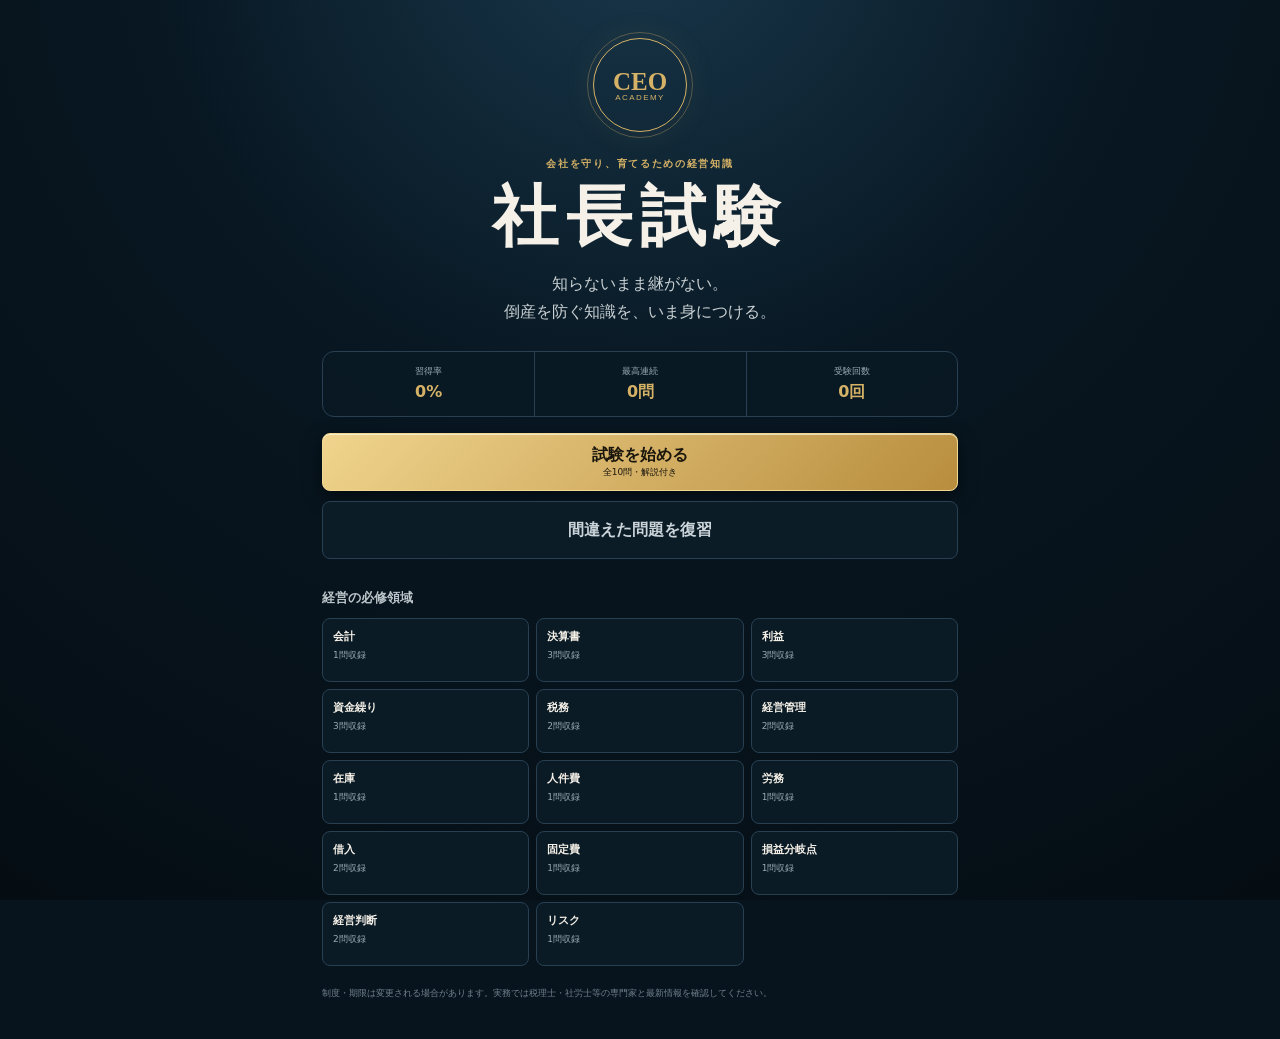
<file: static/ceo-academy/index.html>
<!doctype html><html lang="ja"><head><meta charset="utf-8"><meta name="viewport" content="width=device-width,initial-scale=1,viewport-fit=cover,user-scalable=no"><meta name="theme-color" content="#08131c"><title>社長試験</title><link rel="stylesheet" href="style.css?v=1"></head>
<body><main>
<section id="home" class="screen active"><div class="seal">CEO<br><small>ACADEMY</small></div><p class="eyebrow">会社を守り、育てるための経営知識</p><h1>社長試験</h1><p class="lead">知らないまま継がない。<br>倒産を防ぐ知識を、いま身につける。</p><div class="stats"><div><small>習得率</small><b id="mastery">0%</b></div><div><small>最高連続</small><b id="best">0問</b></div><div><small>受験回数</small><b id="runs">0回</b></div></div><button id="begin" class="gold">試験を始める<span>全10問・解説付き</span></button><button id="review" class="ghost">間違えた問題を復習</button><div class="curriculum"><h2>経営の必修領域</h2><div id="categoryGrid"></div></div><p class="disclaimer">制度・期限は変更される場合があります。実務では税理士・社労士等の専門家と最新情報を確認してください。</p></section>
<section id="quiz" class="screen"><header><button id="quit">×</button><div><small id="category">資金繰り</small><b id="progressText">1 / 10</b></div><div class="streak">連続 <b id="streak">0</b></div></header><div class="progress"><i id="progressBar"></i></div><article class="question"><span id="level">基礎</span><h2 id="question"></h2><div id="answers"></div></article><footer><span>迷った問題も、解説で覚えれば前進。</span></footer></section>
<section id="explain" class="screen"><div id="resultMark" class="result-mark">✓</div><p id="resultTitle">正解</p><h2 id="answerTitle"></h2><div class="explanation"><h3>なぜ？</h3><p id="why"></p><h3>社長として覚えること</h3><p id="lesson"></p><a id="source" target="_blank" rel="noopener">公的資料を確認 ↗</a></div><button id="next" class="gold">次の問題へ</button></section>
<section id="finish" class="screen"><p class="eyebrow">EXAMINATION RESULT</p><div id="rank" class="rank">A</div><h2 id="score">8 / 10</h2><p id="summary"></p><div id="breakdown" class="breakdown"></div><button id="retry" class="gold">もう一度挑戦</button><button id="backHome" class="ghost">トップへ戻る</button></section>
</main><script src="game.js?v=1"></script></body></html>
</file>
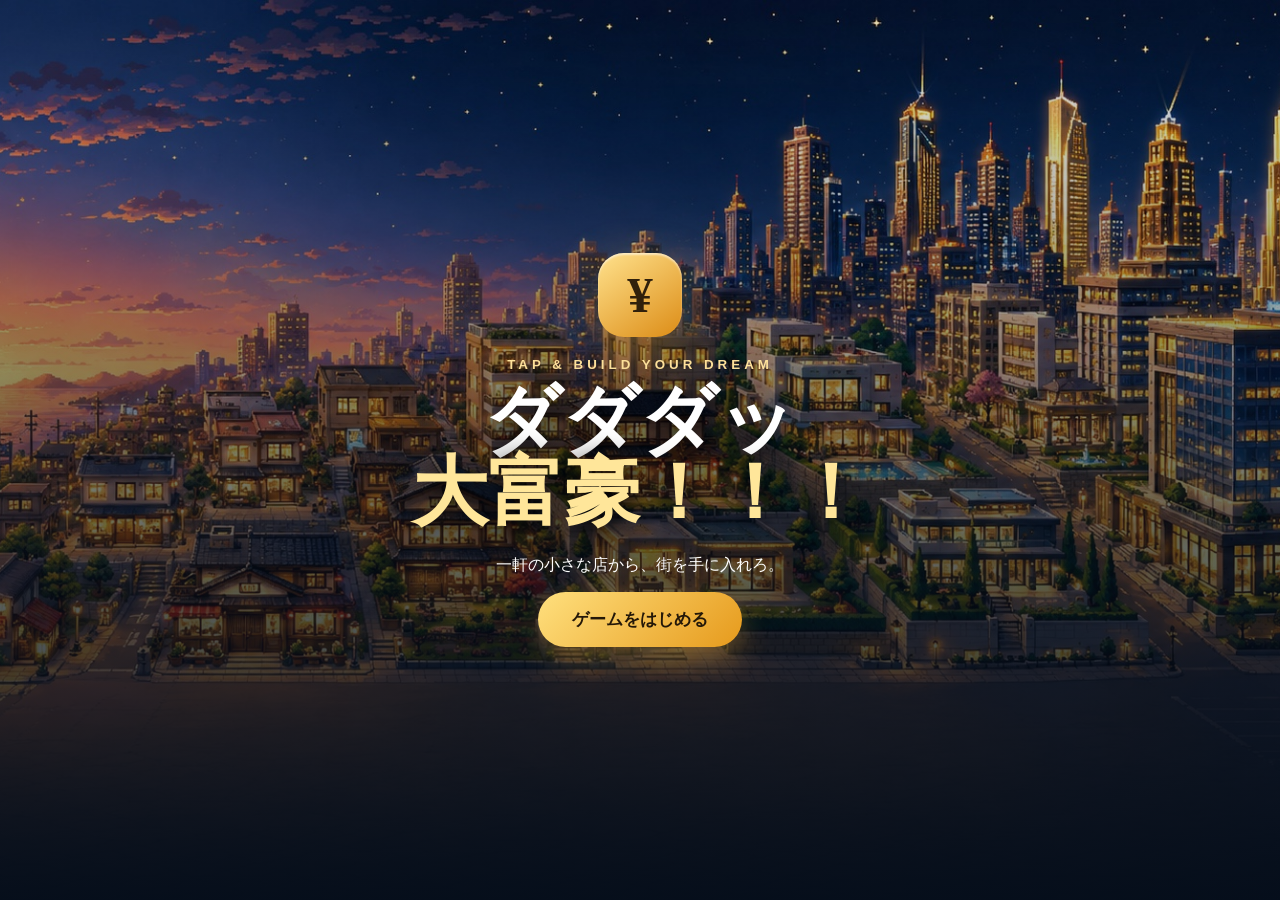
<file: static/dadada-millionaire/index.html>
<!doctype html>
<html lang="ja">
<head>
  <meta charset="utf-8">
  <meta name="viewport" content="width=device-width,initial-scale=1,maximum-scale=1,user-scalable=no,viewport-fit=cover">
  <meta name="theme-color" content="#081629">
  <meta name="apple-mobile-web-app-capable" content="yes">
  <meta name="apple-mobile-web-app-status-bar-style" content="black-translucent">
  <title>ダダダッ大富豪！！！</title>
  <link rel="manifest" href="manifest.json">
  <link rel="icon" href="assets/icon.svg">
  <link rel="apple-touch-icon" href="assets/icon.svg">
  <link rel="stylesheet" href="style.css?v=1">
  <link rel="stylesheet" href="office.css?v=2">
</head>
<body>
  <div id="splash">
    <div class="splash-mark">¥</div>
    <small>TAP &amp; BUILD YOUR DREAM</small>
    <h1>ダダダッ<br><em>大富豪！！！</em></h1>
    <p>一軒の小さな店から、街を手に入れろ。</p>
    <button id="start">ゲームをはじめる</button>
  </div>

  <main id="app" hidden>
    <header class="topbar">
      <button class="round" id="back" aria-label="アプリ一覧へ">‹</button>
      <div class="brand"><small>DADADA TYCOON</small><b>ダダダッ大富豪！！！</b></div>
      <div class="rank"><small>称号</small><b id="rank">駆け出し店主</b></div>
      <button class="round" id="sound" aria-label="効果音">♪</button>
    </header>

    <section class="money-bar">
      <div><small>総資産</small><strong id="netWorth">¥0</strong></div>
      <div><small>所持金</small><b id="cash">¥0</b></div>
      <div><small>毎秒収益</small><b id="income">+¥0</b></div>
    </section>

    <section class="city-stage" id="officeStage">
      <img src="assets/executive-office.jpg" alt="働く社長とオフィス">
      <div class="city-shade"></div>
      <div class="city-copy"><small id="district">下町商店街</small><b id="nextGoal">最初の店を大きくしよう</b></div>
      <div id="floaters"></div>
      <button id="computer" aria-label="社長のパソコンを開く"><span>💻</span><b>経営PC</b><small>株・FX・不動産・店舗</small></button>
      <button class="hire-spot spot-1" data-hire="営業"><span>＋</span><small>営業席</small></button>
      <button class="hire-spot spot-2" data-hire="経理"><span>＋</span><small>経理席</small></button>
      <button class="hire-spot spot-3" data-hire="投資"><span>＋</span><small>投資席</small></button>
      <button class="hire-spot spot-4" data-hire="秘書"><span>＋</span><small>秘書席</small></button>
      <div class="tap-hint"><b>画面をタップして仕事！</b><span id="tapValue">+¥10</span></div>
      <div class="combo" id="combo">COMBO <b>×1.0</b></div>
    </section>

    <section id="pcScreen" class="pc-screen" hidden>
      <header class="pc-header"><div><small>DADADA BUSINESS OS</small><b>社長専用 経営端末</b></div><button id="pcClose">×</button></header>
    <nav class="tabs" aria-label="ゲームメニュー">
      <button class="active" data-tab="business"><i>🏪</i><span>事業</span></button>
      <button data-tab="property"><i>🏢</i><span>不動産</span></button>
      <button data-tab="market"><i>📈</i><span>株・FX</span></button>
      <button data-tab="life"><i>✨</i><span>暮らし</span></button>
      <button data-tab="record"><i>🏆</i><span>記録</span></button>
    </nav>

    <section class="content">
      <div class="panel active" id="business"><div class="section-head"><div><small>BUSINESS</small><h2>事業を広げる</h2></div><p>店は毎秒、自動で利益を生みます</p></div><div class="cards" id="businessList"></div></div>
      <div class="panel" id="property"><div class="section-head"><div><small>REAL ESTATE</small><h2>不動産を買う</h2></div><p>景気に左右されにくい安定収益</p></div><div class="cards" id="propertyList"></div></div>
      <div class="panel" id="market"><div class="section-head"><div><small>MARKET</small><h2>勝負に出る</h2></div><p>ニュースを読んで投資先を選ぼう</p></div><div id="marketNews" class="news"></div><div class="market-grid" id="marketList"></div></div>
      <div class="panel" id="life"><div class="section-head"><div><small>LIFESTYLE</small><h2>人生を豪華に</h2></div><p>購入品はタップ収益も強化します</p></div><div class="life-room" id="lifeRoom"><div id="roomItems"></div><div><small>MY LIFE</small><h3 id="homeName">六畳一間の部屋</h3><p id="lifeBonus">タップ収益ボーナス +0%</p></div></div><div class="shop-filter" id="lifeFilter"></div><div class="cards" id="lifeList"></div></div>
      <div class="panel" id="record"><div class="section-head"><div><small>HISTORY</small><h2>大富豪への道</h2></div><p>あなたの街と人生の記録</p></div><div class="stats" id="stats"></div><h3 class="subhead">ミッション</h3><div class="missions" id="missions"></div><button class="danger-link" id="reset">最初からやり直す</button></div>
    </section>
    </section>
  </main>

  <div class="modal" id="offline" hidden><div class="modal-card"><span>WELCOME BACK</span><h2>留守中も街は働きました</h2><strong id="offlineCash">+¥0</strong><p id="offlineTime"></p><button id="offlineOk">受け取る</button></div></div>
  <div class="toast" id="toast"></div>
  <script src="game.js?v=2"></script>
</body>
</html>
</file>
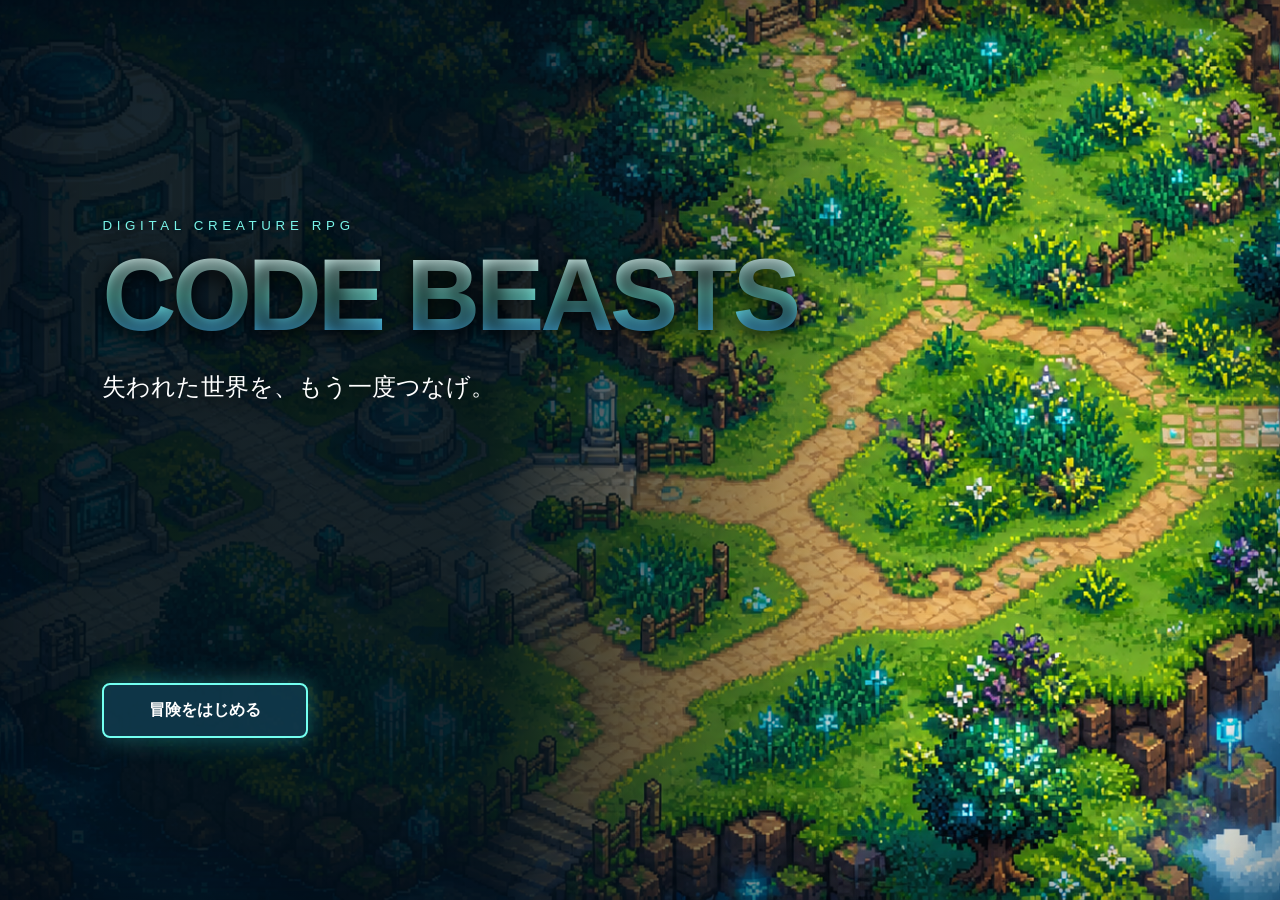
<file: static/digital-monsters-v1/index.html>
<!doctype html>
<html lang="ja"><head><meta charset="utf-8"><meta name="viewport" content="width=device-width,initial-scale=1,user-scalable=no"><meta name="theme-color" content="#071521"><meta name="apple-mobile-web-app-capable" content="yes"><meta name="apple-mobile-web-app-status-bar-style" content="black-translucent"><title>CODE BEASTS</title><link rel="manifest" href="manifest.json?v=1"><link rel="apple-touch-icon" href="assets/app_icon.png"><link rel="icon" href="assets/app_icon.png"><link rel="stylesheet" href="style.css?v=4"><link rel="stylesheet" href="battle.css?v=5"></head><body>
<div id="rotate"><b>端末を横向きにしてください</b><span>iPadでは横画面のまま遊べます</span></div>
<main id="game">
  <section id="start" class="screen active"><div class="logo"><small>DIGITAL CREATURE RPG</small><h1>CODE BEASTS</h1><p>失われた世界を、もう一度つなげ。</p></div><button id="begin">冒険をはじめる</button></section>
  <section id="story" class="screen"><div class="story-card"><small>はじまりの町・ミナモリ</small><h2>相棒と、外の世界へ。</h2><p>自然から生まれた不思議な生き物「ビースト」。近ごろ各地で、心を失い暴れる異変が起きている。新人リンク使いのあなたは相棒と旅に出て、ビーストを支配しようとする組織「NULL」の目的を追う。</p><button id="story-next">最初の相棒に会う</button></div></section>
  <section id="choose" class="screen"><header><small>はじまりの相棒</small><h2>一緒に旅する相棒を選ぼう</h2></header><div class="starters"><button data-pick="0"><i></i><b>イグニス</b><span>炎型 / 勇敢</span></button><button data-pick="1"><i></i><b>アクアロ</b><span>水型 / 好奇心</span></button><button data-pick="2"><i></i><b>リーフィ</b><span>植物型 / おだやか</span></button></div><p id="choose-note">気になる相棒を2回タップすると、冒険が始まります。</p></section>
  <section id="field" class="screen"><div id="world"><img src="assets/meadow_route.png" alt="こもれび街道"><div id="hero" class="dir-down" role="img" aria-label="主人公"></div><div id="partner"><img alt="相棒"></div><div id="wild-zone"></div></div><div class="topbar"><b>こもれび街道</b><span id="objective">草むらでビーストを探そう</span></div><div id="stick"><i></i></div><button id="menu">≡</button></section>
  <section id="battle" class="screen"><div id="battle-flash"></div><div class="scan">WILD DATA DETECTED</div><div class="enemy"><div class="status"><b>ノイズラット <small>Lv.2</small></b><div class="hp"><i id="ehp"></i></div></div><div class="battle-platform enemy-platform"><img class="enemy-sprite" src="assets/noise_rat.png" alt="ノイズラット"></div></div><div class="ally"><div class="battle-platform ally-platform"><div id="ally-art" role="img" aria-label="相棒の後ろ姿"></div></div><div class="status"><b id="ally-name">PARTNER</b><div class="hp"><i id="ahp"></i></div><small id="ally-hp-text">28 / 28</small></div></div><div class="commands"><p id="message">野生データが実体化した！</p><div id="main-actions"><button id="fight"><b>たたかう</b><small>技を選ぶ</small></button><button id="capture"><b>リンク</b><small>弱らせて接続</small></button><button id="party"><b>チーム</b><small>相棒を交代</small></button><button id="bag"><b>バッグ</b><small>アイテム</small></button><button id="run"><b>にげる</b><small>探索へ戻る</small></button></div><div id="move-actions" class="hidden"><button data-hit="24"><b>データパルス</b><small>電脳　24/24</small></button><button data-hit="18"><b>クイックビット</b><small>無　30/30</small></button><button data-hit="30"><b>属性コード</b><small>属性　10/10</small></button><button data-hit="0"><b>解析</b><small>敵の状態を見る</small></button><button id="moves-back"><b>戻る</b></button></div></div></section>
</main><script src="game.js?v=14"></script></body></html>
</file>
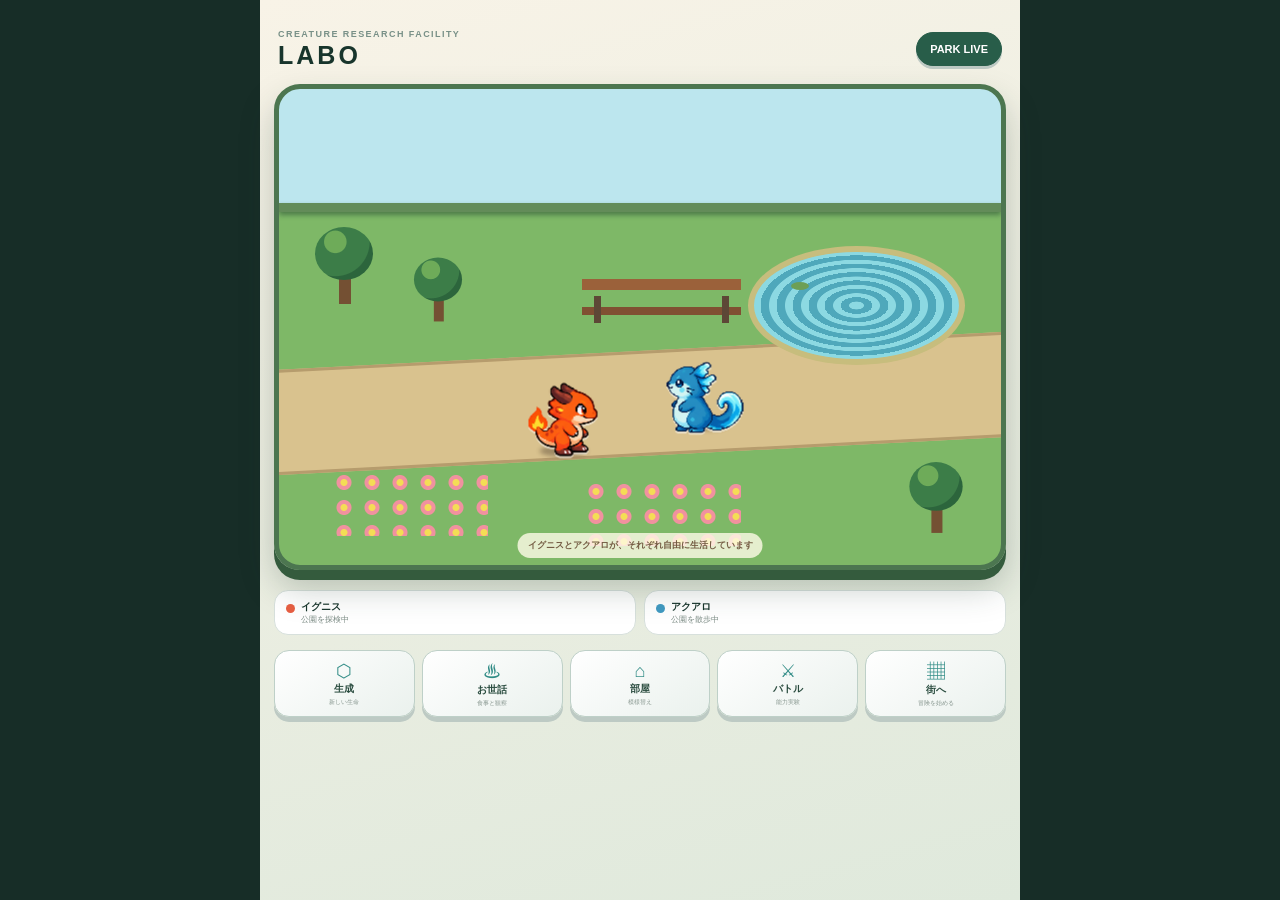
<file: static/monster-walk-lab/index.html>
<!doctype html>
<html lang="ja">
<head>
  <meta charset="utf-8">
  <meta name="viewport" content="width=device-width,initial-scale=1,maximum-scale=1,user-scalable=no,viewport-fit=cover">
  <meta name="theme-color" content="#102c38">
  <meta name="apple-mobile-web-app-capable" content="yes">
  <link rel="icon" href="labo-icon.png">
  <link rel="apple-touch-icon" href="labo-icon.png">
  <link rel="manifest" href="manifest.json">
  <title>LABO</title>
  <link rel="stylesheet" href="style.css?v=23">
</head>
<body>
  <main class="app">
    <header>
      <div><small>CREATURE RESEARCH FACILITY</small><h1>LABO</h1></div>
      <span class="mode active">PARK LIVE</span>
    </header>

    <section id="room" class="room park" aria-label="モンスターが自由に暮らす研究公園">
      <div class="park-path"></div><div class="park-pond"><i></i></div>
      <div class="park-tree tree-a"></div><div class="park-tree tree-b"></div><div class="park-tree tree-c"></div>
      <div class="park-bench"></div><div class="park-flowers flowers-a"></div><div class="park-flowers flowers-b"></div>
      <div id="thought-fire" class="thought">♪</div><div id="thought-water" class="thought">…</div>
      <div id="actor-fire" class="actor resident moving dir-down">
        <div class="shadow"></div>
        <canvas id="sprite-fire" class="sprite" width="362" height="362" aria-label="公園で暮らすイグニス"></canvas>
      </div>
      <div id="actor-water" class="actor resident moving dir-left">
        <div class="shadow"></div>
        <canvas id="sprite-water" class="sprite" width="362" height="362" aria-label="公園で暮らすアクアロ"></canvas>
      </div>
      <p class="hint">イグニスとアクアロが、それぞれ自由に生活しています</p>
    </section>

    <section class="panel">
      <div class="resident-status"><span><i class="fire-dot"></i><b>イグニス</b><small id="state-fire">公園を探検中</small></span><span><i class="water-dot"></i><b>アクアロ</b><small id="state-water">池の近くを散歩中</small></span></div>
      <nav class="lab-nav" aria-label="LABO研究メニュー">
        <button data-lab="生成" type="button"><i>⬡</i><b>生成</b><small>新しい生命</small></button>
        <button data-lab="お世話" type="button"><i>♨</i><b>お世話</b><small>食事と観察</small></button>
        <button data-lab="部屋" type="button"><i>⌂</i><b>部屋</b><small>模様替え</small></button>
        <button data-lab="バトル" type="button"><i>⚔</i><b>バトル</b><small>能力実験</small></button>
        <button data-lab="街" type="button"><i>▦</i><b>街へ</b><small>冒険を始める</small></button>
      </nav>
    </section>
  </main>
  <section id="town" class="town-screen" hidden aria-label="始まりの街">
    <header class="town-topbar"><div><small>STARTING TOWN</small><b>はじまりの街・ミナモ町</b></div><button id="town-close" type="button" aria-label="LABOへ戻る">×</button></header>
    <div id="town-map" class="town-map">
      <canvas id="town-canvas" width="640" height="576" aria-label="ミナモ町のマップ"></canvas>
      <div id="town-hero" class="town-hero face-down" aria-label="仮の主人公"><i class="hero-head"></i><i class="hero-body"></i><i class="hero-feet"></i></div>
    </div>
    <div class="town-help"><b>ミナモ町</b><span>水辺から冒険が始まる、小さな研究の街。</span></div>
    <div class="town-pad" aria-label="街の移動操作"><button data-town-dir="up">▲</button><button data-town-dir="left">◀</button><button data-town-dir="down">▼</button><button data-town-dir="right">▶</button></div>
  </section>
  <section id="battle" class="battle-screen" hidden aria-label="モンスターバトル">
    <div class="battle-topbar"><b>LABO BATTLE</b><button id="battle-close" type="button">×</button></div>
    <div class="battle-field">
      <div class="battle-hud enemy-hud"><div><b>アクアロ</b><span>Lv.5　水</span></div><div class="hp-line"><small>HP</small><i><em id="enemy-hp"></em></i></div></div>
      <canvas id="enemy-battler" class="battler enemy-battler" width="320" height="320"></canvas>
      <div class="battle-platform enemy-platform"></div>
      <canvas id="player-battler" class="battler player-battler" width="320" height="320"></canvas>
      <div class="battle-platform player-platform"></div>
      <div class="battle-hud player-hud"><div><b>イグニス</b><span id="player-level">Lv.5　火</span></div><div class="hp-line"><small>HP</small><i><em id="player-hp"></em></i></div><strong><span id="player-hp-text">24</span> / <span id="player-hp-max">24</span></strong><div class="xp-line"><small>EXP</small><i><em id="player-xp"></em></i></div></div>
    </div>
    <div class="battle-console">
      <div id="battle-message" class="battle-message">アクアロが あらわれた！</div>
      <div id="battle-command" class="battle-command">
        <button data-command="fight" type="button">たたかう</button><button data-command="party" type="button">いれかえ</button>
        <button data-command="item" type="button">どうぐ</button><button data-command="run" type="button">にげる</button>
      </div>
      <div id="battle-moves" class="battle-moves" hidden>
        <button id="move-back" class="move-back" type="button">もどる</button>
      </div>
      <div id="move-learn" class="move-learn" hidden></div>
    </div>
  </section>
  <script src="app.js?v=24"></script>
  <script>
    if ('serviceWorker' in navigator) {
      window.addEventListener('load', async () => {
        try {
          const registration = await navigator.serviceWorker.register(
            'service-worker.js', { updateViaCache: 'none' }
          );
          await registration.update();
        } catch (_) {
          // 更新確認が使えない環境でもLABO本体はそのまま起動する。
        }
      });
    }
  </script>
</body>
</html>
</file>
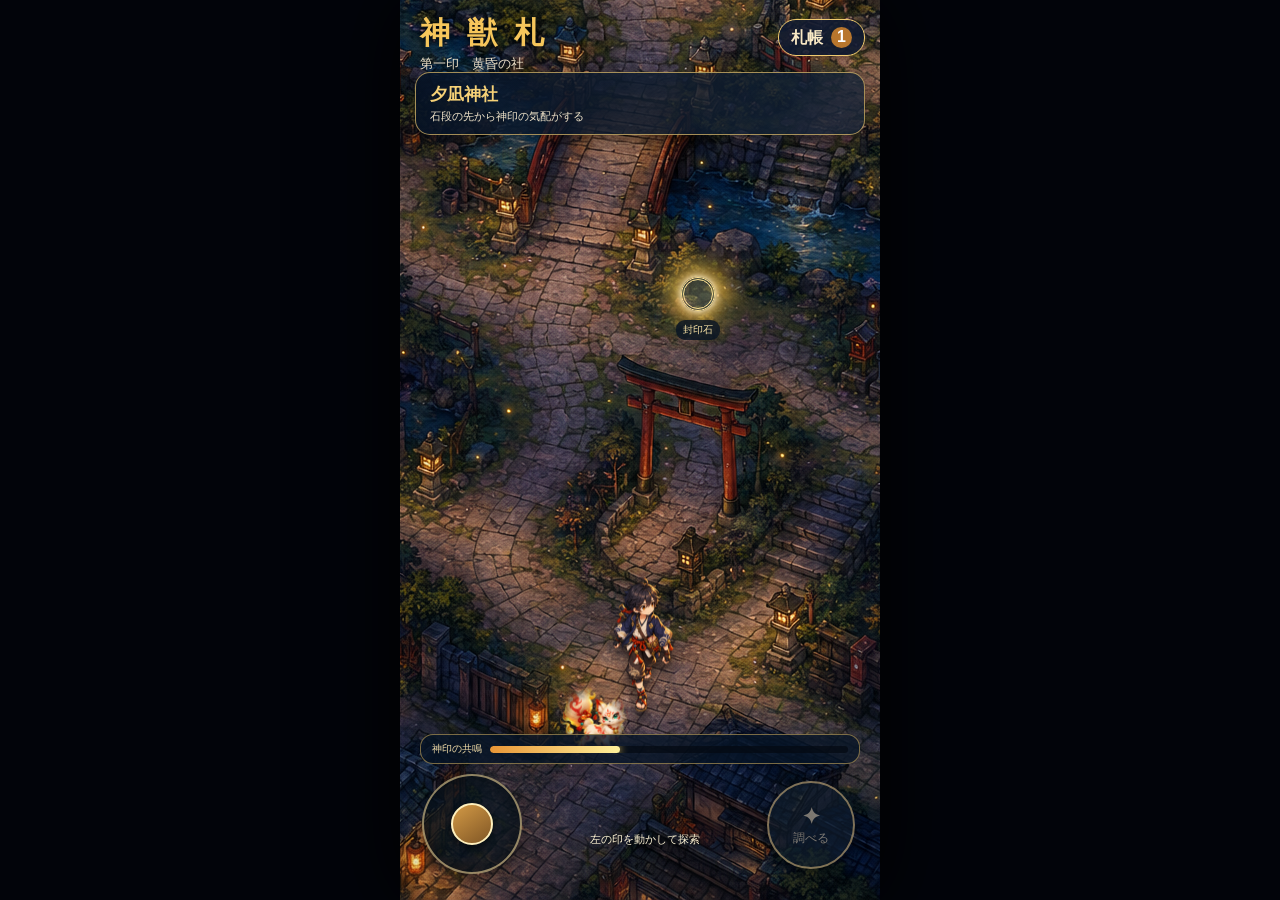
<file: static/shinju-fuda-v3/index.html>
<!doctype html>
<html lang="ja">
<head>
  <meta charset="utf-8">
  <meta name="viewport" content="width=device-width,initial-scale=1,viewport-fit=cover,user-scalable=no">
  <meta name="theme-color" content="#0d1427">
  <title>神獣札</title>
  <link rel="stylesheet" href="style.css?v=6">
  <link rel="stylesheet" href="effects.css?v=2">
  <link rel="stylesheet" href="field.css?v=1">
</head>
<body>
  <main id="game">
    <header><h1>神 獣 札</h1><p>第一印　黄昏の社</p></header>
    <button id="book-button" class="book-button">札帳 <b id="book-count">1</b></button>

    <section id="explore" class="screen active">
      <div class="field-hud"><b>夕凪神社</b><span id="field-message">石段の先から神印の気配がする</span></div>
      <div id="field-viewport" class="field-viewport">
        <div id="field-world" class="field-world">
          <img class="field-map" src="assets/shrine_field.png" alt="夕凪神社の境内">
          <div id="seal-spot" class="seal-spot"><i></i><span>封印石</span></div>
          <div id="field-kohaku" class="field-character companion"><img src="assets/kohaku.png" alt="コハク"></div>
          <div id="field-player" class="field-character player-character"><img src="assets/seal_explorer.png" alt="印繋ぎ"></div>
        </div>
      </div>
      <div class="resonance"><span>神印の共鳴</span><div><i id="resonance-bar"></i></div></div>
      <div id="joystick" class="joystick" aria-label="移動"><i id="joystick-stick"></i></div>
      <button id="interact" class="interact" disabled><b>✦</b><span>調べる</span></button>
      <p class="field-guide">左の印を動かして探索</p>
    </section>

    <section id="battle" class="screen">
      <div class="enemy-hud"><span>禍獣　影喰いの獏　Lv.3</span><div class="bar"><i id="enemy-hp"></i></div></div>
      <div id="enemy" class="enemy"><img src="assets/kagekui.png" alt="影喰いの獏"><b>影喰いの獏</b></div>
      <div id="fx" class="fx" aria-hidden="true"></div>
      <div id="battle-effect" class="battle-effect" aria-hidden="true"><i></i><i></i><i></i></div>
      <div id="seal-throw" class="seal-throw" aria-hidden="true">封</div>
      <button id="card" class="card"><small>神獣札</small><strong>炎狐<br>コハク</strong><em>封</em></button>
      <img id="kohaku" class="kohaku" src="assets/kohaku.png" alt="炎狐コハク">
      <div class="command">
        <p id="message">禍獣が姿を現した！<br>神獣札をタップして相棒を呼ぼう。</p>
        <div id="player-bar" class="bar player hidden"><i id="player-hp"></i></div>
        <div id="actions" class="actions hidden">
          <button data-move="狐火" data-damage="24">狐火</button>
          <button data-move="印返し" data-damage="15">印返し</button>
          <button data-move="見切る" data-damage="0">見切る</button>
          <button id="switch-action">交代</button>
        </div>
        <button id="seal-action" class="seal-action hidden">神獣札を投げる<br><small>捕獲率 15%</small></button>
      </div>
      <div id="switch-panel" class="switch-panel hidden">
        <b>交代する神獣を選ぶ</b>
        <button data-beast="kohaku"><img src="assets/kohaku.png" alt="">炎狐 コハク</button>
        <button id="switch-muu" data-beast="muu"><img src="assets/kagekui.png" alt="">夢獏 ムウ</button>
        <button id="switch-close">戻る</button>
      </div>
    </section>

    <section id="reward" class="screen reward">
      <p class="reward-kicker">神 獣 契 約</p>
      <h2>新たな縁が結ばれた</h2>
      <article class="beast-card">
        <span class="rarity">稀少札　SR</span>
        <img src="assets/kagekui.png" alt="夢獏ムウ">
        <div><small>夢を食み、悪夢を祓う神獣</small><strong>夢獏 ムウ</strong><em>夢属性　　結び Lv.1</em></div>
      </article>
      <button id="keep-card" class="primary">札帳に収める</button>
    </section>

    <section id="book" class="screen book">
      <button id="book-close" class="close">×</button>
      <p class="reward-kicker">神 獣 札 帳</p><h2>結ばれた神獣</h2>
      <div class="book-grid">
        <article><img src="assets/kohaku.png" alt="炎狐コハク"><b>炎狐 コハク</b><span>炎属性　Lv.5</span></article>
        <article id="muu-entry" class="locked"><img src="assets/kagekui.png" alt="夢獏ムウ"><b>夢獏 ムウ</b><span>夢属性　Lv.1</span></article>
      </div>
      <p id="book-note">神獣との縁は、ここに刻まれる。</p>
    </section>
  </main>
  <script src="game.js?v=6"></script>
</body>
</html>
</file>
<file: static/ceo-academy/style.css>
:root{--bg:#07131d;--panel:#0d202d;--line:#284052;--gold:#d5b266;--paper:#f4eddf;--green:#49c493;--red:#e36e68;--text:#f6f1e8;--muted:#9baab3}*{box-sizing:border-box}html,body{margin:0;min-height:100%;background:var(--bg);color:var(--text);font-family:system-ui,-apple-system,"Hiragino Sans",sans-serif}body{background:radial-gradient(circle at 50% -10%,#19384c 0,#081722 42%,#050d13 100%);background-attachment:fixed}main{width:min(680px,100%);margin:auto;min-height:100dvh}.screen{display:none;min-height:100dvh;padding:calc(28px + env(safe-area-inset-top)) 22px calc(30px + env(safe-area-inset-bottom));animation:enter .3s ease}.screen.active{display:block}@keyframes enter{from{opacity:0;transform:translateY(8px)}}#home{text-align:center}.seal{width:94px;height:94px;margin:10px auto 25px;border:1px solid var(--gold);outline:1px solid #d5b26655;outline-offset:5px;border-radius:50%;display:grid;place-content:center;color:var(--gold);font:700 25px/1 serif;box-shadow:0 0 35px #d5b26616}.seal small{font:8px/1 sans-serif;letter-spacing:.18em}.eyebrow{color:var(--gold);letter-spacing:.17em;font-size:10px;font-weight:700}h1{font:700 clamp(40px,11vw,66px)/1.1 serif;letter-spacing:.12em;margin:7px 0 12px}.lead{color:#c8d0d3;line-height:1.8;margin-bottom:24px}.stats{display:grid;grid-template-columns:repeat(3,1fr);border:1px solid var(--line);border-radius:12px;margin:18px 0 16px;background:#091924cc}.stats div{padding:13px 4px}.stats div+div{border-left:1px solid var(--line)}.stats small,.stats b{display:block}.stats small{font-size:9px;color:var(--muted)}.stats b{margin-top:4px;color:var(--gold)}button{font:inherit;cursor:pointer;touch-action:manipulation}.gold,.ghost{width:100%;min-height:58px;border-radius:8px;font-weight:800}.gold{color:#1a160d;border:1px solid #f1d890;background:linear-gradient(135deg,#f0d48d,#b88d3e);box-shadow:0 6px 18px #0008,inset 0 1px #fff9}.gold span{display:block;font-size:9px;font-weight:500}.ghost{margin-top:10px;color:#cbd4d9;border:1px solid var(--line);background:#0b1c27}.curriculum{text-align:left;margin-top:30px}.curriculum h2{font-size:13px;color:#bac4c9}.curriculum>div{display:grid;grid-template-columns:repeat(3,1fr);gap:7px}.category-card{min-height:64px;padding:10px;border:1px solid var(--line);border-radius:8px;background:#0a1b26}.category-card b,.category-card small{display:block}.category-card b{font-size:11px}.category-card small{color:var(--muted);font-size:9px;margin-top:5px}.disclaimer{text-align:left;color:#71838f;font-size:9px;line-height:1.6;margin-top:20px}#quiz header{display:flex;align-items:center;justify-content:space-between}#quit{width:38px;height:38px;border:1px solid var(--line);border-radius:50%;background:#0c1d29;color:#fff}#quiz header>div:nth-child(2){text-align:center}#quiz header small,#quiz header b{display:block}#quiz header small{font-size:10px;color:var(--gold)}#quiz header b{font-size:12px}.streak{font-size:10px;color:var(--muted)}.streak b{color:var(--gold)!important}.progress{height:3px;margin:20px 0 12px;background:#172c39}.progress i{display:block;width:10%;height:100%;background:var(--gold);transition:.3s}.question{padding-top:18px}.question>span{display:inline-block;color:#a7b6bf;border:1px solid var(--line);border-radius:20px;padding:4px 10px;font-size:9px}.question h2{min-height:115px;font:600 clamp(21px,5.5vw,30px)/1.55 serif;margin:20px 0}.question button{width:100%;min-height:62px;margin:8px 0;padding:13px 15px;text-align:left;color:#e8ecee;border:1px solid var(--line);border-radius:9px;background:linear-gradient(135deg,#102735,#0a1822);box-shadow:0 4px 10px #0005}.question button b{display:inline-grid;place-items:center;width:26px;height:26px;margin-right:10px;border:1px solid #526a79;border-radius:50%;color:var(--gold)}#quiz footer{text-align:center;color:#6f818c;font-size:9px;padding-top:20px}#explain{text-align:center}.result-mark{width:72px;height:72px;margin:40px auto 12px;border-radius:50%;display:grid;place-items:center;background:#153e34;color:var(--green);border:1px solid var(--green);font-size:37px}.result-mark.wrong{background:#401e21;color:var(--red);border-color:var(--red)}#resultTitle{font-size:12px;color:var(--green);font-weight:800}#resultTitle.wrong{color:var(--red)}#answerTitle{font:700 22px/1.5 serif}.explanation{text-align:left;margin:25px 0;padding:20px;border:1px solid var(--line);border-radius:10px;background:#0b1d28}.explanation h3{font-size:10px;color:var(--gold);letter-spacing:.1em;margin:0 0 6px}.explanation p{font-size:13px;line-height:1.75;margin:0 0 18px;color:#d2dadd}.explanation a{color:#83b9d5;font-size:10px;text-decoration:none}.rank{width:130px;height:130px;margin:50px auto 15px;border-radius:50%;display:grid;place-items:center;border:3px solid var(--gold);box-shadow:0 0 35px #d5b26644;color:var(--gold);font:800 78px/1 serif}#finish{text-align:center}#finish h2{font-size:25px}#finish>p:not(.eyebrow){color:#b8c3c9}.breakdown{display:grid;grid-template-columns:repeat(2,1fr);gap:7px;text-align:left;margin:25px 0}.breakdown div{padding:12px;border:1px solid var(--line);border-radius:8px;background:#0a1a25}.breakdown b,.breakdown span{display:block}.breakdown b{font-size:11px}.breakdown span{color:var(--gold);font-size:10px;margin-top:4px}@media(max-width:380px){.screen{padding-left:15px;padding-right:15px}.question h2{min-height:95px}.curriculum>div{grid-template-columns:repeat(2,1fr)}}
</file>
<file: static/dadada-millionaire/style.css>
:root{--navy:#071426;--navy2:#0d2138;--cream:#fff8e9;--gold:#f5bd3d;--gold2:#ffe69a;--emerald:#39d6a1;--red:#ff665f;--ink:#132231;--line:rgba(255,255,255,.13)}*{box-sizing:border-box;-webkit-tap-highlight-color:transparent}html,body{margin:0;min-height:100%;background:var(--navy);font-family:-apple-system,BlinkMacSystemFont,"Hiragino Sans","Yu Gothic",sans-serif;color:white}button{font:inherit}button:active{transform:scale(.97)}[hidden]{display:none!important}body{background:radial-gradient(circle at 50% -20%,#234969,var(--navy) 45%);overscroll-behavior:none}#splash{position:fixed;inset:0;z-index:20;display:flex;flex-direction:column;align-items:center;justify-content:center;text-align:center;padding:28px;background:linear-gradient(180deg,rgba(4,13,26,.08),rgba(4,13,26,.96)),url(assets/city-progression.jpg) center/cover}.splash-mark{width:84px;height:84px;border-radius:26px;display:grid;place-items:center;background:linear-gradient(145deg,#ffe28d,#dc8c16);color:#30200b;font:900 51px Georgia;box-shadow:0 15px 50px #f3b12655,inset 0 2px 2px #fff8}.splash-mark+small{margin-top:20px;letter-spacing:.3em;color:#ffe29c;font-weight:800}h1{font-size:clamp(42px,10vw,76px);line-height:.94;margin:12px 0;text-shadow:0 6px 30px #000}h1 em{color:var(--gold2);font-style:normal}.splash p{color:#d6e3ed}#start,.modal-card button{border:0;border-radius:99px;padding:16px 34px;background:linear-gradient(135deg,#ffe07e,#e69a1c);box-shadow:0 10px 28px #f0ae3355;color:#241808;font-weight:900;font-size:17px;cursor:pointer}.topbar{height:70px;display:flex;align-items:center;gap:12px;padding:calc(8px + env(safe-area-inset-top)) max(14px,env(safe-area-inset-right)) 8px max(14px,env(safe-area-inset-left));background:#061322e8;border-bottom:1px solid var(--line);position:relative;z-index:5}.round{width:40px;height:40px;border:1px solid #ffffff24;border-radius:13px;color:white;background:#ffffff0a;font-size:25px}.brand{display:flex;flex-direction:column;line-height:1.05}.brand small{font-size:8px;letter-spacing:.18em;color:#80a6bc}.brand b{font-size:15px}.rank{margin-left:auto;text-align:right;display:flex;flex-direction:column}.rank small{color:#80a6bc;font-size:9px}.rank b{color:var(--gold2);font-size:12px}.money-bar{height:72px;display:grid;grid-template-columns:1.4fr 1fr 1fr;padding:10px 18px;background:linear-gradient(90deg,#102a43,#0b2037);border-bottom:1px solid #ffffff15;position:relative;z-index:4}.money-bar>div{min-width:0;padding:0 11px;border-right:1px solid #ffffff13;display:flex;flex-direction:column;justify-content:center}.money-bar>div:last-child{border:0}.money-bar small{color:#8daabd;font-size:10px;font-weight:700}.money-bar strong{color:var(--gold2);font-size:clamp(20px,5vw,29px);white-space:nowrap}.money-bar b{font-size:14px;white-space:nowrap;overflow:hidden;text-overflow:ellipsis}.money-bar>div:last-child b{color:var(--emerald)}.city-stage{height:clamp(245px,42vh,420px);position:relative;overflow:hidden}.city-stage>img{width:100%;height:100%;object-fit:cover;object-position:center 57%}.city-shade{position:absolute;inset:0;background:linear-gradient(180deg,#06132230 25%,#061322d9)}.city-copy{position:absolute;left:18px;top:16px;padding:9px 13px;border-radius:10px;background:#071528bb;border:1px solid #ffffff21;display:flex;flex-direction:column}.city-copy small{color:var(--gold2);font-size:10px}.city-copy b{font-size:12px}.combo{position:absolute;right:17px;top:20px;opacity:0;transition:.2s;letter-spacing:.1em;color:white;font-size:11px}.combo.show{opacity:1}.combo b{font-size:18px;color:var(--gold2)}#tap{position:absolute;left:50%;bottom:16px;transform:translateX(-50%);width:164px;height:164px;border-radius:50%;border:4px solid #ffdf7b;background:radial-gradient(circle at 35% 25%,#fff0a5,#e99b1a 50%,#8d4906);box-shadow:0 0 0 8px #07182ca8,0 14px 45px #f2ac3b88,inset 0 4px 8px #fff8;display:flex;flex-direction:column;align-items:center;justify-content:center;color:#231604;cursor:pointer;z-index:3}#tap:active{transform:translateX(-50%) scale(.93)}.tap-coin{font:900 34px Georgia;line-height:1}.tap-glow{position:absolute;inset:-18px;border-radius:50%;border:2px solid #ffe38355;animation:pulse 2s ease-out infinite}#tap b{font-size:20px}#tap small{font-size:9px;font-weight:800;opacity:.7}#tap em{font-style:normal;font-weight:900;margin-top:3px}.floater{position:absolute;z-index:5;font-weight:1000;color:#fff4b7;text-shadow:0 2px 8px #000;font-size:20px;pointer-events:none;animation:float .8s ease-out forwards}.tabs{height:66px;display:grid;grid-template-columns:repeat(5,1fr);position:sticky;top:0;z-index:10;background:#071426f2;border-bottom:1px solid var(--line);backdrop-filter:blur(12px)}.tabs button{border:0;border-bottom:3px solid transparent;background:transparent;color:#7f9aae;display:flex;flex-direction:column;align-items:center;justify-content:center;gap:2px}.tabs i{font-style:normal;font-size:19px;filter:grayscale(1)}.tabs span{font-size:10px;font-weight:800}.tabs button.active{color:var(--gold2);border-bottom-color:var(--gold)}.tabs button.active i{filter:none}.content{max-width:980px;margin:auto;padding:18px 14px 60px}.panel{display:none}.panel.active{display:block;animation:rise .25s ease}.section-head{display:flex;align-items:flex-end;justify-content:space-between;margin:5px 3px 15px}.section-head small{color:#64c9ef;font-size:9px;letter-spacing:.18em;font-weight:900}.section-head h2{font-size:21px;margin:2px 0}.section-head p{color:#7f9aae;font-size:10px;margin:0 0 3px}.cards{display:grid;gap:11px}.item-card{position:relative;display:grid;grid-template-columns:56px 1fr auto;gap:12px;align-items:center;padding:13px;border-radius:18px;background:linear-gradient(135deg,#10263c,#0a1b2d);border:1px solid #ffffff16;box-shadow:0 7px 18px #0003;overflow:hidden}.item-card.locked{filter:saturate(.25);opacity:.55}.item-card.owned{border-color:#44d7a055}.item-card .icon{width:56px;height:56px;border-radius:15px;display:grid;place-items:center;font-size:31px;background:linear-gradient(145deg,#203d55,#0b1b2b);box-shadow:inset 0 0 0 1px #ffffff12}.item-card h3{font-size:15px;margin:0}.item-card p{font-size:10px;color:#8da4b4;margin:4px 0;line-height:1.45}.item-card .yield{color:var(--emerald);font-size:11px;font-weight:800}.buy{min-width:82px;padding:11px 10px;border:1px solid #f5bd3d77;border-radius:12px;background:#f5bd3d15;color:#ffe39b;font-size:11px;font-weight:900}.buy:disabled{opacity:.35}.level{position:absolute;right:8px;top:7px;color:#6f8b9d;font-size:9px}.news{border:1px solid #f6c34f55;background:linear-gradient(135deg,#2d2516,#111d29);padding:15px;border-radius:17px;margin-bottom:13px}.news small{color:#e4b84c;font-weight:900}.news h3{font-size:17px;margin:5px 0}.news p{color:#aebac1;font-size:11px;line-height:1.6;margin:0}.market-grid{display:grid;grid-template-columns:repeat(2,1fr);gap:10px}.market-card{border-radius:17px;padding:15px;border:1px solid #ffffff14;background:#0d2034;color:white;text-align:left}.market-card i{font-style:normal;font-size:25px}.market-card b{display:block;margin:7px 0 2px}.market-card small{color:#8fa8b8}.market-card span{display:block;color:#ffe28e;font-weight:900;margin-top:11px}.life-room{min-height:128px;padding:18px;border-radius:20px;background:linear-gradient(115deg,#392815bb,#0d263b),url(assets/city-progression.jpg) center 62%/cover;border:1px solid #eeb74c55;display:flex;align-items:flex-end;justify-content:space-between;margin-bottom:13px}.life-room small{color:#f2c660}.life-room h3{margin:3px 0}.life-room p{font-size:11px;margin:0;color:#b7c7d1}.shop-filter{display:flex;gap:7px;overflow:auto;margin:13px 0;padding-bottom:2px}.shop-filter button{border:1px solid #ffffff18;background:#0e2235;color:#8fa8b8;border-radius:99px;padding:8px 13px;font-size:11px;white-space:nowrap}.shop-filter button.active{background:#f0b53b;color:#211705;border-color:#f0b53b;font-weight:900}.stats{display:grid;grid-template-columns:repeat(2,1fr);gap:10px}.stat{padding:15px;border-radius:17px;background:#0d2034;border:1px solid #ffffff14}.stat small{color:#829cad}.stat b{display:block;color:#fff1bd;font-size:18px;margin-top:5px}.subhead{font-size:15px;margin:22px 3px 10px}.missions{display:grid;gap:8px}.mission{padding:12px 14px;border-radius:14px;background:#0d2034;border:1px solid #ffffff12;display:grid;grid-template-columns:1fr auto;gap:5px}.mission b{font-size:12px}.mission span{color:#829cad;font-size:10px}.mission em{grid-row:1/3;grid-column:2;font-style:normal;align-self:center;color:#f6cf76}.mission.done{border-color:#39d6a166}.mission.done em{color:#39d6a1}.danger-link{display:block;margin:28px auto 0;border:0;background:none;color:#b06161;font-size:11px}.modal{position:fixed;inset:0;z-index:30;display:grid;place-items:center;padding:22px;background:#020812d9;backdrop-filter:blur(8px)}.modal-card{width:min(390px,100%);border-radius:26px;padding:27px;text-align:center;background:linear-gradient(145deg,#122b45,#081727);border:1px solid #f3bf4e66;box-shadow:0 20px 70px #000}.modal-card span{color:#f3c967;letter-spacing:.17em;font-size:10px;font-weight:900}.modal-card h2{font-size:20px}.modal-card strong{display:block;font-size:35px;color:#ffe18a}.modal-card p{color:#91a7b5;font-size:12px}.toast{position:fixed;z-index:40;left:50%;bottom:25px;transform:translate(-50%,30px);padding:11px 18px;border-radius:99px;background:#fff7e4;color:#17202b;font-weight:800;font-size:12px;opacity:0;transition:.25s;pointer-events:none;white-space:nowrap}.toast.show{opacity:1;transform:translate(-50%,0)}@keyframes pulse{0%{transform:scale(.9);opacity:.8}100%{transform:scale(1.25);opacity:0}}@keyframes float{to{transform:translateY(-75px) scale(1.12);opacity:0}}@keyframes rise{from{opacity:0;transform:translateY(8px)}}@media(min-width:720px){#app{display:grid;grid-template-columns:minmax(350px,46%) 1fr;grid-template-rows:70px 72px auto;min-height:100vh}.topbar,.money-bar{grid-column:1/-1}.city-stage{height:calc(100vh - 142px);position:sticky;top:142px}.tabs{grid-column:2;grid-row:3;height:72px;top:0}.content{grid-column:2;grid-row:3;padding-top:90px;width:100%;max-height:calc(100vh - 142px);overflow:auto}.cards{grid-template-columns:repeat(2,minmax(0,1fr))}.item-card{grid-template-columns:52px 1fr}.item-card .buy{grid-column:1/-1;width:100%}}@media(max-width:420px){.brand b{font-size:13px}.rank{display:none}.money-bar{padding-inline:7px}.money-bar>div{padding-inline:8px}.money-bar strong{font-size:18px}.city-stage{height:265px}#tap{width:145px;height:145px}.content{padding-inline:11px}.section-head p{max-width:135px;text-align:right}.item-card{grid-template-columns:49px 1fr auto;gap:9px;padding:11px}.item-card .icon{width:49px;height:49px;font-size:27px}.buy{min-width:73px;padding-inline:7px}.market-grid{grid-template-columns:1fr 1fr}}
</file>
<file: static/dadada-millionaire/office.css>
#app{min-height:100dvh;position:relative;overflow:hidden;background:#061322}
.topbar{position:absolute;left:0;right:0;top:0;background:linear-gradient(180deg,#04101ee8,#04101e55);border:0}
.money-bar{position:absolute;left:14px;right:14px;top:76px;width:auto;height:68px;border:1px solid #ffffff1c;border-radius:16px;background:#071629d9;backdrop-filter:blur(12px)}
.city-stage{height:100dvh;min-height:560px}.city-stage>img{object-position:center center}.city-shade{background:linear-gradient(180deg,#03101b18 35%,#03101ba8);pointer-events:none}.city-copy{top:154px}
.tap-hint{position:absolute;z-index:4;left:50%;bottom:max(22px,env(safe-area-inset-bottom));transform:translateX(-50%);padding:10px 17px;border-radius:99px;background:#061629dc;border:1px solid #ffe08377;box-shadow:0 8px 30px #0008;display:flex;gap:12px;align-items:center;pointer-events:none;animation:hint 2s ease-in-out infinite}.tap-hint b{font-size:12px}.tap-hint span{color:#ffe08a;font-weight:900}.combo{top:154px}
#computer{position:absolute;z-index:6;left:43%;top:38%;transform:translate(-50%,-50%);border:1px solid #77d6ff99;border-radius:14px;padding:10px 14px;background:#07192bdd;color:white;box-shadow:0 0 22px #25aef05c;display:flex;flex-direction:column;align-items:center;cursor:pointer}#computer span{font-size:24px}#computer b{color:#aee8ff;font-size:11px}#computer small{font-size:8px;color:#adc0ce}
.hire-spot{position:absolute;z-index:5;width:66px;height:66px;border-radius:50%;border:1px dashed #ffe18488;background:#071629aa;color:white;display:flex;flex-direction:column;align-items:center;justify-content:center;box-shadow:0 0 20px #0007}.hire-spot span{color:#ffe184;font-size:22px}.hire-spot small{font-size:8px}.hire-spot.hired{background:#123c33dd;border:1px solid #5be1ad}.hire-spot.hired span{font-size:18px}.spot-1{left:14%;top:59%}.spot-2{left:29%;top:72%}.spot-3{left:66%;top:69%}.spot-4{left:71%;top:54%}
.pc-screen{position:fixed;inset:0;z-index:15;background:radial-gradient(circle at 50% -20%,#153b5d,#061321 48%);overflow:auto;padding-top:70px}.pc-header{position:fixed;z-index:18;left:0;right:0;top:0;height:70px;padding:12px 17px;background:#061321ee;border-bottom:1px solid #55c8ff44;display:flex;align-items:center;justify-content:space-between}.pc-header div{display:flex;flex-direction:column}.pc-header small{color:#52caf8;font-size:8px;letter-spacing:.2em}.pc-header b{font-size:15px}.pc-header button{width:42px;height:42px;border-radius:13px;border:1px solid #ffffff26;background:#ffffff0a;color:white;font-size:24px}.pc-screen .tabs{top:70px}.pc-screen .content{padding-bottom:60px}.pc-screen[hidden]{display:none!important}@keyframes hint{50%{transform:translateX(-50%) translateY(-4px)}}
.modal.dismissed{display:none!important}
@media(min-width:720px){#app{display:block}.topbar,.money-bar{grid-column:auto}.city-stage{height:100dvh;position:relative;top:0}.pc-screen .tabs{position:fixed;left:0;top:70px;width:105px;height:calc(100dvh - 70px);display:flex;flex-direction:column;border-right:1px solid #ffffff14}.pc-screen .tabs button{flex:1;width:100%;border-bottom:0;border-left:3px solid transparent}.pc-screen .tabs button.active{border-left-color:var(--gold);border-bottom:0}.pc-screen .content{margin-left:105px;padding:24px;max-width:none;max-height:none;overflow:visible}.pc-screen .cards{grid-template-columns:repeat(2,minmax(0,1fr))}.money-bar{left:auto;right:76px;top:10px;width:min(480px,55vw);z-index:7}.city-copy{top:88px}.combo{top:95px}#computer{left:44%;top:43%}.spot-1{left:12%;top:58%}.spot-2{left:28%;top:74%}.spot-3{left:66%;top:72%}.spot-4{left:70%;top:57%}}
@media(max-width:719px){.topbar{height:64px}.money-bar{top:68px;left:8px;right:8px}.city-copy{top:145px;left:9px}.city-stage{min-height:540px}.city-stage>img{object-position:48% center}.hire-spot{width:55px;height:55px}.spot-1{left:9%;top:61%}.spot-2{left:26%;top:72%}.spot-3{left:70%;top:72%}.spot-4{left:75%;top:58%}#computer{left:45%;top:44%}.pc-screen{padding-top:64px}.pc-header{height:64px}.pc-screen .tabs{top:0}.pc-screen .content{padding-top:18px}}
</file>
<file: static/digital-monsters-v1/style.css>
:root{font-family:-apple-system,BlinkMacSystemFont,"Hiragino Kaku Gothic ProN",sans-serif;color:#fff;background:#020912}*{box-sizing:border-box;-webkit-tap-highlight-color:transparent}html,body{margin:0;width:100%;height:100%;overflow:hidden}button{font:inherit;color:inherit}#game{position:relative;width:100vw;height:100dvh;max-width:1366px;margin:auto;overflow:hidden;background:#071521}.screen{position:absolute;inset:0;z-index:0;opacity:0;visibility:hidden;pointer-events:none;transition:.35s}.screen.active{z-index:20;opacity:1;visibility:visible;pointer-events:auto}.screen:after{content:"";position:absolute;inset:0;pointer-events:none;box-shadow:inset 0 0 100px #02091499}.screen>*{z-index:2}.logo{position:absolute;left:8%;top:24%;text-shadow:0 4px 20px #000}.logo small{letter-spacing:.35em;color:#79f4e8}.logo h1{margin:.1em 0;font:900 clamp(44px,8vw,105px)/1 sans-serif;letter-spacing:-.04em;background:linear-gradient(#fff,#7cf5e8 50%,#35a7fa);-webkit-background-clip:text;color:transparent}.logo p{font-size:clamp(14px,2vw,24px)}#start{background:linear-gradient(90deg,#02111be8 0 38%,transparent 72%),url("assets/genesis_field.png") center/cover}#begin{position:absolute;left:8%;bottom:18%;padding:15px 45px;border:2px solid #73fff0;border-radius:8px;background:#10394be8;font-weight:900;box-shadow:0 0 25px #40e9dd55}.screen header{text-align:center;padding:3vh}.screen header small{color:#66eadf;letter-spacing:.2em}.screen h2{margin:5px;font-size:clamp(22px,3vw,38px)}#choose{background:radial-gradient(circle at 50% 35%,#163e53,#06101e 70%)}.starters{display:flex;justify-content:center;gap:2.2vw;height:66vh}.starters button{width:27%;max-width:330px;border:2px solid #33778b;border-radius:18px;background:#0c2535;overflow:hidden;transition:.2s}.starters button.selected{transform:translateY(-8px);border-color:#ffe16d;box-shadow:0 0 34px #fbd86166}.starters i{display:block;height:75%;background:url("assets/starters.png") center/300% 100% no-repeat}.starters button:nth-child(1) i{background-position:left}.starters button:nth-child(3) i{background-position:right}.starters b,.starters span{display:block}.starters b{font-size:clamp(17px,2.3vw,28px)}.starters span{font-size:12px;color:#9fd3da}#choose-note{text-align:center;margin:5px;color:#b9d2d7}#field{background:#092016}#world{position:absolute;width:100%;height:100%;overflow:hidden}#world>img:first-child{width:100%;height:100%;object-fit:cover}.topbar{position:absolute;top:3%;left:3%;padding:10px 18px;border:1px solid #79f6dc;border-radius:9px;background:#061827dd}.topbar b,.topbar span{display:block}.topbar span{font-size:11px;color:#b7e5df}.topbar b{font-size:20px}#hero{position:absolute;left:32%;top:62%;width:64px;height:92px;object-fit:contain!important;transform:translate(-50%,-78%);filter:drop-shadow(0 7px 5px #000a);transition:left .06s linear,top .06s linear}#partner{position:absolute;left:27%;top:67%;width:62px;height:62px;transform:translate(-50%,-65%);filter:drop-shadow(0 6px 5px #000a);transition:left .08s,top .08s}#partner i{display:block;width:100%;height:100%;background:url("assets/starters.png") left/300% 100% no-repeat}#wild-zone{position:absolute;left:58%;top:15%;width:34%;height:65%;pointer-events:none}#stick{position:absolute;left:4%;bottom:5%;width:112px;height:112px;border:2px solid #affff499;border-radius:50%;background:#071724aa;touch-action:none}#stick i{position:absolute;left:31px;top:31px;width:46px;height:46px;border-radius:50%;background:#68e9da;border:2px solid white}#menu{position:absolute;right:4%;top:4%;width:54px;height:54px;border:1px solid #92fff1;border-radius:50%;background:#061827dd;font-size:28px}#battle{background:linear-gradient(#133d55aa,#07131cdd),url("assets/genesis_field.png") center/cover}.scan{text-align:center;margin-top:3%;color:#72fff0;letter-spacing:.3em}.enemy{position:absolute;right:8%;top:11%;width:42%;text-align:center}.enemy-sprite{display:block;width:100%;height:min(42vh,310px);object-fit:contain;filter:drop-shadow(0 0 28px #9d43ff);animation:glitch 1.4s infinite}.enemy b,.ally b{display:block}.hp{height:13px;margin:8px auto;width:75%;background:#081018;border:1px solid white;border-radius:10px;overflow:hidden}.hp i{display:block;width:100%;height:100%;background:#45dc78;transition:.3s}.ally{position:absolute;left:7%;bottom:16%;width:38%;text-align:center}.ally i{display:block;height:min(40vh,270px);background:url("assets/starters.png") left/300% 100% no-repeat}.commands{position:absolute;right:3%;bottom:4%;width:48%;padding:12px;border:2px solid #7ef9e9;border-radius:15px;background:#061321ed}.commands p{margin:0 0 8px}.commands>div{display:grid;grid-template-columns:1fr 1fr;gap:7px}.commands button{height:44px;border:1px solid #62dacc;border-radius:8px;background:#12384a;font-weight:800}@keyframes glitch{50%{filter:hue-rotate(35deg) drop-shadow(0 0 28px #9d43ff);transform:translateY(-5px)}}#rotate{display:none}@media(orientation:portrait){#game{display:none}#rotate{display:flex;position:fixed;inset:0;flex-direction:column;justify-content:center;align-items:center;text-align:center;background:#06131d;color:white}#rotate:before{content:"↻";font-size:80px;color:#69efe0}#rotate b{font-size:24px}#rotate span{margin-top:8px;color:#9cb4ba}}
#hero{background-image:url("assets/explorer_walk_4way.png");background-size:400% 400%;background-repeat:no-repeat;background-position:0 0;transition:none;will-change:left,top,background-position}
</file>
<file: static/digital-monsters-v1/battle.css>
#partner img{display:block;width:100%;height:100%;object-fit:contain}
#battle{background:linear-gradient(180deg,#0c304722,#07131c55),url("assets/battle_arena.png") center/cover;overflow:hidden}
#battle:before{content:"";position:absolute;inset:0;background:linear-gradient(180deg,rgba(33,238,216,.09),rgba(5,13,25,.2)),repeating-linear-gradient(90deg,transparent 0 5px,rgba(111,255,239,.025) 6px);pointer-events:none}
#battle-flash{position:absolute;z-index:12;inset:0;pointer-events:none}.battle-hit #battle-flash{animation:battle-flash .42s ease}.enemy,.ally{z-index:4}.enemy{right:5%;top:5%;width:46%;height:62%;display:flex;flex-direction:column;align-items:center}.enemy .status{align-self:flex-end;width:68%;padding:8px 13px;border:1px solid #cb9cff;border-radius:13px 4px 13px 13px;background:#0a1224e8;text-align:left;box-shadow:0 6px 18px #0008}.status b{font-size:clamp(13px,1.7vw,20px)}.status b small{color:#c6b6d9}.enemy-sprite{width:82%;height:80%;object-fit:contain;filter:drop-shadow(0 15px 12px #000a) drop-shadow(0 0 18px #9d43ff);animation:enemy-idle 1.8s ease-in-out infinite}.enemy.enemy-hurt{animation:enemy-hurt .38s ease}.ally{left:3%;bottom:5%;width:48%;height:67%;display:flex;align-items:flex-end}.ally>img{width:67%;height:85%;object-fit:contain;filter:drop-shadow(0 15px 10px #000a);image-rendering:auto}.ally .status{position:absolute;right:0;bottom:8%;width:53%;padding:9px 12px;border:1px solid #74f4e6;border-radius:13px 13px 4px 13px;background:#071827e8;text-align:left;box-shadow:0 7px 18px #0009}.ally .status .hp{width:100%}.ally .status>small{display:block;text-align:right;color:#cce7e3}.ally.ally-attack{animation:ally-attack .45s ease}.ally.ally-hurt{animation:ally-hurt .36s ease}.commands{z-index:8;right:2%;bottom:3%;width:47%;padding:10px 12px}.commands p{min-height:23px}.commands button{height:51px;text-align:left;padding:5px 12px}.commands button b,.commands button small{display:block}.commands button small{margin-top:2px;color:#a8cbc8;font-size:9px}.hp i.low{background:#efb235}.hp i.danger{background:#ef5757}.scan{position:relative;z-index:6;margin-top:1.8%;font-size:11px;text-shadow:0 0 10px #24e8da}
@keyframes enemy-idle{50%{transform:translateY(-8px);filter:drop-shadow(0 21px 15px #0008) drop-shadow(0 0 25px #c24cff)}}@keyframes ally-attack{45%{transform:translate(26%, -8%) scale(1.08)}}@keyframes ally-hurt{35%{transform:translateX(-18px);filter:brightness(2)}}@keyframes enemy-hurt{30%{transform:translateX(22px);filter:brightness(2.3)}}@keyframes battle-flash{20%{background:#80fff5aa}100%{background:transparent}}
@media(max-height:500px){.enemy{height:57%}.ally{height:61%}.commands{width:49%}.commands button{height:42px}.ally .status{bottom:1%}}
.commands #main-actions,.commands #move-actions{display:grid;grid-template-columns:1fr 1fr;gap:7px}.commands #run{grid-column:2}.commands .hidden{display:none!important}
#ally-art{width:67%;height:85%;background-image:url("assets/partner_backs.png");background-size:300% 100%;background-position:0 center;background-repeat:no-repeat;filter:drop-shadow(0 15px 10px #000a);color:transparent;font-size:0}#ally-art.back-1{background-position:50% center}#ally-art.back-2{background-position:100% center}
.battle-platform{position:relative;border-radius:50%;background:radial-gradient(ellipse,#a9e176 0 48%,#6ca44e 52% 64%,#315f3a 67%,transparent 69%);filter:drop-shadow(0 9px 8px #0008)}.enemy-platform{width:88%;height:72%;display:flex;align-items:flex-end;justify-content:center}.enemy-platform .enemy-sprite{width:78%;height:116%;margin-bottom:7%}.ally-platform{width:82%;height:68%;display:flex;align-items:flex-end;justify-content:center}.ally-platform #ally-art{width:82%;height:125%;margin-bottom:5%}
.commands{left:3%!important;right:auto!important;bottom:2%!important;width:94%!important;padding:8px 10px!important}.commands p{min-height:18px!important;margin-bottom:5px!important}.commands #main-actions,.commands #move-actions{grid-template-columns:repeat(5,1fr)!important}.commands button{height:41px!important}.ally{bottom:24%!important}.enemy{top:5%!important;height:55%!important}@media(max-height:500px){.commands{padding:5px 8px!important}.commands button{height:34px!important}.commands p{font-size:9px!important}.ally{bottom:25%!important;height:52%!important}.enemy{height:51%!important}}
.enemy-sprite{animation:none!important}.ally .hp i{display:block!important;width:100%;height:100%!important;margin:0!important;background:#45dc78!important;background-image:none!important}.enemy .hp i{display:block!important;height:100%!important;margin:0!important}.battle-platform{overflow:visible}.commands{max-height:25%;overflow:hidden}.commands p{white-space:nowrap;overflow:hidden;text-overflow:ellipsis}.commands #main-actions.hidden,.commands #move-actions.hidden{display:none!important}
.commands p:empty{display:none}.ally .status .hp,.enemy .status .hp{position:relative!important;display:block!important;height:11px!important;min-height:11px!important;overflow:hidden!important}.ally .status .hp i,.enemy .status .hp i{position:absolute!important;inset:0 auto 0 0!important;max-height:11px!important;border:0!important;border-radius:8px!important}
</file>
<file: static/monster-walk-lab/style.css>
:root{--ink:#18352c;--paper:#f8f3e7;--green:#4f806d}
*{box-sizing:border-box;-webkit-tap-highlight-color:transparent}
html,body{margin:0;min-height:100%;background:#172d27;color:var(--ink);font-family:-apple-system,BlinkMacSystemFont,"Hiragino Sans","Yu Gothic",sans-serif;overscroll-behavior:none}button{font:inherit}
.app,.battle-screen,.town-screen,.app *,.battle-screen *,.town-screen *{-webkit-user-select:none;user-select:none;-webkit-touch-callout:none}.app img,.battle-screen canvas,.town-screen canvas{-webkit-user-drag:none;user-drag:none}
.app{width:min(100%,760px);min-height:100dvh;margin:auto;padding:max(14px,env(safe-area-inset-top)) 14px max(16px,env(safe-area-inset-bottom));background:linear-gradient(165deg,#f8f3e7,#dfe9dc)}
header{height:70px;display:flex;align-items:center;justify-content:space-between;padding:0 4px}header small{display:block;color:#789087;font-size:9px;font-weight:900;letter-spacing:.16em}h1{margin:2px 0 0;font-size:25px;letter-spacing:.12em}
.mode{border:1px solid #bdcdc6;border-radius:999px;padding:10px 13px;background:#fff;color:#60736b;font-size:11px;font-weight:900;box-shadow:0 3px 0 #bdc9c3}.mode.active{background:#285d49;color:#fff;border-color:#285d49}
.room{position:relative;width:100%;height:min(54dvh,510px);min-height:350px;overflow:hidden;border:5px solid #4c7650;border-radius:26px;background:linear-gradient(#bce6ee 0 25%,#7eb867 25%);box-shadow:0 10px 0 #345b3d,0 18px 34px #1d3a2d42;touch-action:none}.room:after{content:"";position:absolute;left:0;right:0;top:24%;height:9px;background:#638c59;box-shadow:0 3px 5px #355d3aaa}
.window{position:absolute;z-index:1;top:24px;left:8%;width:31%;height:91px;border:8px solid #8b603e;background:linear-gradient(#9ed9dc,#e5f3dc)}.window i{position:absolute;background:#8b603e}.window i:first-child{left:48%;width:7px;height:100%}.window i:last-child{top:48%;height:7px;width:100%}
.shelf{position:absolute;z-index:2;right:7%;top:55px;width:31%;height:55px;border:7px solid #7b5335;background:#af8259;display:flex;align-items:flex-end;justify-content:space-around}.shelf i{width:18%;height:35px;border-radius:6px 6px 1px 1px;background:#d26653}.shelf i:nth-child(2){height:42px;background:#5f8791}.shelf i:nth-child(3){height:29px;background:#d5a63a}.plant{position:absolute;z-index:2;right:7%;bottom:10%;font-size:65px;color:#46754b;text-shadow:0 5px #6a452c}.rug{position:absolute;left:18%;right:18%;bottom:14%;height:32%;border:5px solid #b78558;border-radius:50%;background:radial-gradient(ellipse,#e8cba7 0 30%,#a86c4f 31% 38%,#e8cba7 39% 55%,#678b72 56% 64%,#d9b68c 65%)}
.actor{position:absolute;z-index:5;width:clamp(56px,13vw,85px);aspect-ratio:1;left:50%;top:59%;transform:translate(-50%,-50%);will-change:left,top;pointer-events:none}.sprite{position:absolute;z-index:2;inset:0;width:100%;height:100%;image-rendering:pixelated;transform-origin:50% 86%;filter:drop-shadow(0 2px 0 #ffffff88)}
.shadow{position:absolute;z-index:0;left:22%;right:22%;bottom:7%;height:13%;border-radius:50%;background:#3d2f2460;filter:blur(2px)}
.actor.moving .sprite{animation:walk-bob .26s ease-in-out infinite alternate}.actor.moving .shadow{animation:shadow-step .26s ease-in-out infinite alternate}.actor:not(.moving) .sprite{animation:breathe 2.4s ease-in-out infinite}
.actor.precise-cycle.moving .sprite{animation:none}
.thought{position:absolute;z-index:7;display:none;width:34px;height:28px;align-items:center;justify-content:center;border-radius:50%;background:#fff;box-shadow:0 3px 8px #0002;font-weight:950}.thought.show{display:flex;animation:pop 1.8s ease both}.hint{position:absolute;z-index:7;left:50%;bottom:7px;transform:translateX(-50%);margin:0;padding:6px 10px;border-radius:999px;background:#fffce8cc;color:#745c43;font-size:9px;font-weight:850;white-space:nowrap}
.park-path{position:absolute;z-index:1;left:-4%;right:-4%;top:55%;height:22%;transform:rotate(-3deg);background:#d9c28e;border:3px solid #b69c6d}.park-pond{position:absolute;z-index:2;right:5%;top:33%;width:30%;height:25%;border:6px solid #c7bd7d;border-radius:50%;background:repeating-radial-gradient(ellipse,#8cd9e2 0 7px,#4fa8bb 8px 16px)}.park-pond i{position:absolute;left:18%;top:28%;width:18px;height:8px;border-radius:50%;background:#6d9f55}.park-tree{position:absolute;z-index:3;width:58px;height:77px}.park-tree:before{content:"";position:absolute;left:24px;bottom:0;width:12px;height:35px;background:#745033}.park-tree:after{content:"";position:absolute;inset:0 0 24px;border-radius:50%;background:radial-gradient(circle at 35% 28%,#6eab59 0 20%,#3c7d48 22% 63%,#2c653c 65%)}.tree-a{left:5%;top:29%}.tree-b{left:18%;top:34%;transform:scale(.83)}.tree-c{right:5%;bottom:6%;transform:scale(.92)}.park-bench{position:absolute;z-index:3;left:42%;top:40%;width:22%;height:36px;border-top:11px solid #9b613a;border-bottom:8px solid #805032}.park-bench:before,.park-bench:after{content:"";position:absolute;top:6px;width:7px;height:27px;background:#5d4736}.park-bench:before{left:12px}.park-bench:after{right:12px}.park-flowers{position:absolute;z-index:2;width:22%;height:14%;background:radial-gradient(circle,#f4dd55 0 3px,#f1919f 4px 7px,transparent 8px) 0 0/28px 25px}.flowers-a{left:7%;bottom:6%}.flowers-b{right:36%;bottom:4%}.resident-status{display:grid;grid-template-columns:1fr 1fr;gap:8px;margin-top:12px}.resident-status>span{display:grid;grid-template-columns:auto 1fr;column-gap:6px;padding:9px 11px;border:1px solid #d7e0dc;border-radius:14px;background:#fff}.resident-status i{grid-row:1/3;width:9px;height:9px;margin-top:4px;border-radius:50%}.resident-status b{font-size:10px}.resident-status small{color:#7a8a83;font-size:8px}.fire-dot{background:#e85f43}.water-dot{background:#419ac2}
.panel{margin-top:20px}.monsters{display:grid;grid-template-columns:repeat(4,1fr);gap:8px}.monster{position:relative;min-height:66px;padding:8px 5px 8px 46px;text-align:left;border:1px solid #cbd5d0;border-radius:16px;background:#fff;color:#52675e;box-shadow:0 5px 0 #c7d1cc}.monster.active{transform:translateY(3px);box-shadow:0 2px 0 #abbdb5;color:#173c30;border-color:#5e8d78}.monster i{position:absolute;left:5px;top:11px;width:39px;height:39px;background-image:var(--thumb);background-size:200% 200%;background-position:0 0;image-rendering:pixelated}.monster span{display:block;font-size:9px;font-weight:900}.monster b{font-size:11px}.monster.chankocchi{background:#fffaf0}
.controls{display:grid;grid-template-columns:repeat(5,1fr);gap:7px;margin-top:14px}.controls button{height:45px;border:0;border-radius:13px;background:#2d5c4a;color:#fff;font-weight:950;box-shadow:0 4px 0 #163d2f}.controls button:active{transform:translateY(3px);box-shadow:0 1px 0 #163d2f}.controls #stop{background:#e3a953;color:#553a20;box-shadow:0 4px 0 #a86d2d}.status{display:flex;justify-content:space-between;gap:8px;margin-top:12px;font-size:9px;color:#75877f}.status b{color:#385b4d;font-size:11px}
.lab-nav{display:grid;grid-template-columns:repeat(5,1fr);gap:7px;margin-top:15px}.lab-nav button{min-height:67px;padding:7px 2px;border:1px solid #bed0c8;border-radius:15px;background:linear-gradient(145deg,#fff,#eaf1ed);color:#294b3e;box-shadow:0 5px 0 #bdcac4}.lab-nav button:active{transform:translateY(3px);box-shadow:0 2px 0 #bdcac4}.lab-nav i,.lab-nav b,.lab-nav small{display:block}.lab-nav i{font-style:normal;font-size:18px;color:#318c86}.lab-nav b{font-size:10px}.lab-nav small{margin-top:2px;color:#87968f;font-size:6px}
.battle-screen[hidden]{display:none}.battle-screen{position:fixed;z-index:100;inset:0;width:min(100%,760px);margin:auto;background:#ecf1df;color:#172824;display:grid;grid-template-rows:48px minmax(0,64fr) minmax(216px,36fr);padding-top:env(safe-area-inset-top);font-weight:900}.battle-topbar{display:flex;align-items:center;justify-content:space-between;padding:0 14px;background:#183d34;color:#fff;border-bottom:4px solid #d7bb67}.battle-topbar b{font-size:12px;letter-spacing:.14em}.battle-topbar button{width:36px;height:36px;border:0;border-radius:50%;background:#ffffff20;color:#fff;font-size:24px}.battle-field{position:relative;overflow:hidden;background:linear-gradient(#a7dce7 0 44%,#dff1cf 44% 64%,#8ec16e 64%);isolation:isolate}.battle-field:after{content:"";position:absolute;z-index:-1;inset:44% 0 0;background:repeating-linear-gradient(0deg,#7db360 0 3px,#8fc272 3px 11px);opacity:.5}.battle-platform{position:absolute;width:42%;height:12%;border-radius:50%;background:#618f4eaa;box-shadow:inset 0 5px #a9d18b}.enemy-platform{right:3%;top:42%}.player-platform{left:2%;bottom:5%}.battler{position:absolute;width:42%;height:auto;aspect-ratio:1;image-rendering:pixelated;filter:drop-shadow(0 4px 0 #0002);transition:filter .15s}.enemy-battler{right:3%;top:16%}.player-battler{left:0;bottom:-1%;width:48%}.battle-hud{position:absolute;z-index:5;width:48%;padding:9px 11px;background:#fffdf1;border:3px solid #263d38;border-radius:10px 10px 18px 10px;box-shadow:4px 5px 0 #263d3840}.battle-hud>div:first-child{display:flex;justify-content:space-between;align-items:center}.battle-hud b{font-size:14px}.battle-hud span{font-size:11px}.enemy-hud{left:3%;top:5%}.player-hud{right:3%;bottom:7%}.player-hud strong{display:block;text-align:right;font-size:10px;margin-top:2px}.hp-line,.xp-line{display:flex;align-items:center;gap:5px;margin-top:5px}.hp-line small,.xp-line small{font-size:8px;color:#d99827}.hp-line i,.xp-line i{display:block;overflow:hidden;flex:1;height:9px;border:2px solid #294139;border-radius:9px;background:#c9d2cd}.hp-line em,.xp-line em{display:block;width:100%;height:100%;background:#55bd69;transition:width .35s}.hp-line em.low{background:#e95c4f}.xp-line{margin-top:3px}.xp-line small{color:#3982a8}.xp-line i{height:7px}.xp-line em{background:#49a9dc}.battle-console{display:grid;grid-template-columns:minmax(0,1fr) minmax(170px,1fr);gap:9px;padding:10px;background:#f8f3df;border-top:5px solid #263d38}.battle-message{display:flex;align-items:center;padding:15px;border:3px solid #385c51;border-radius:12px;background:#fff;font-size:14px;line-height:1.65;cursor:pointer}.battle-command,.battle-moves{display:grid;grid-template-columns:1fr 1fr;gap:8px}.battle-command[hidden],.battle-moves[hidden]{display:none!important}.battle-command button,.battle-moves button,.move-learn button{border:2px solid #385c51;border-radius:10px;background:#fff;color:#203b32;font-size:12px;font-weight:950;box-shadow:0 3px 0 #385c51}.battle-command button:first-child{background:#e8694f;color:#fff}.battle-moves button{padding:7px}.battle-moves b,.battle-moves small{display:block}.battle-moves small{font-size:8px;color:#77867f;margin-top:2px}.battle-moves .move-back{grid-column:1/-1;background:#e6ece8}.move-learn{overflow:auto;display:grid;gap:5px}.move-learn[hidden]{display:none}.move-learn p{margin:0;font-size:10px}.move-learn button{padding:6px;font-size:9px}.battler.attack{animation:battle-attack .4s ease}.battler.hit{animation:battle-hit .42s ease}.battle-won .enemy-battler,.battle-lost .player-battler{filter:grayscale(1);transform:translateY(35%);opacity:.35;transition:.5s}
@keyframes walk-bob{from{transform:translateY(0) scale(1.004,.996)}to{transform:translateY(-3px) scale(.996,1.006)}}
@keyframes battle-attack{0%,100%{transform:none}50%{transform:translate(8px,-6px) scale(1.04)}}@keyframes battle-hit{0%,100%{transform:none}20%,60%{transform:translateX(-7px)}40%,80%{transform:translateX(7px)}}
@keyframes shadow-step{to{transform:scale(.9);opacity:.68}}@keyframes breathe{0%,100%{transform:translateY(0) scale(1)}50%{transform:translateY(-2px) scale(1.006,1.012)}}@keyframes pop{0%{opacity:0;transform:scale(.4) translateY(8px)}18%,75%{opacity:1;transform:scale(1) translateY(0)}100%{opacity:0;transform:scale(.7) translateY(-10px)}}
@media(max-width:520px){.app{padding-left:10px;padding-right:10px}.room{height:48dvh;min-height:330px}.actor{width:59px}.battle-screen{grid-template-rows:44px minmax(0,66fr) minmax(210px,34fr)}.battle-console{grid-template-columns:.92fr 1.08fr;padding:7px}.battle-message{padding:10px;font-size:11px}.battle-command,.battle-moves{gap:6px}.battle-command button,.battle-moves button{font-size:10px}.battle-hud{padding:7px}.battle-hud b{font-size:12px}.player-battler{width:50%}.enemy-battler{width:44%}}

.town-screen[hidden]{display:none}.town-screen{position:fixed;z-index:90;inset:0;width:min(100%,760px);margin:auto;padding-top:env(safe-area-inset-top);background:#142b23;color:#203b2e;overflow:hidden;touch-action:none}.town-topbar{position:absolute;z-index:20;left:0;right:0;top:env(safe-area-inset-top);height:58px;padding:8px 14px;background:#173d32;color:#fff;border-bottom:4px solid #dfbd64}.town-topbar small,.town-topbar b{display:block}.town-topbar small{font-size:7px;letter-spacing:.18em;color:#bde6cf}.town-topbar b{font-size:14px}.town-topbar button{width:37px;height:37px;border:0;border-radius:50%;background:#ffffff22;color:#fff;font-size:24px}.town-map{position:absolute;inset:58px 0 112px;overflow:hidden;background:#6caf58;image-rendering:pixelated;touch-action:none}.town-map canvas{position:absolute;inset:0;width:100%;height:100%;image-rendering:pixelated}.town-hero{position:absolute;z-index:12;left:50%;top:79%;width:25px;height:36px;transform:translate(-50%,-74%);filter:drop-shadow(0 3px #0004);will-change:left,top}.town-hero i{position:absolute;display:block;left:50%;transform:translateX(-50%);image-rendering:pixelated}.hero-head{top:0;width:19px;height:17px;border-radius:3px;background:#3c302b;box-shadow:inset 0 -5px #e6b187}.hero-body{top:15px;width:22px;height:16px;background:#3182a7;border:3px solid #f2e8d2;border-radius:2px}.hero-feet{top:29px;width:19px;height:7px;border-left:7px solid #353b43;border-right:7px solid #353b43}.town-hero.walking{animation:town-walk .16s steps(2) infinite}.town-hero.face-left{transform:translate(-50%,-74%) scaleX(-1)}.town-hero.face-up .hero-head{background:#3c302b;box-shadow:none}.town-help{position:absolute;z-index:20;left:10px;right:122px;bottom:max(12px,env(safe-area-inset-bottom));min-height:66px;display:flex;flex-direction:column;justify-content:center;padding:10px 13px;border:3px solid #476b58;border-radius:10px;background:#fffce9;box-shadow:inset 0 0 0 2px #d9c993;font-size:9px;font-weight:850}.town-help b{font-size:12px}.town-help span{margin-top:3px;color:#63756d}.town-pad{position:absolute;z-index:21;right:12px;bottom:max(9px,env(safe-area-inset-bottom));width:96px;height:96px;touch-action:none}.town-pad button{position:absolute;width:34px;height:34px;border:0;border-radius:7px;background:#285848;color:#fff;box-shadow:0 3px #15392d;font-size:12px;touch-action:none}.town-pad button[data-town-dir=up]{left:31px;top:0}.town-pad button[data-town-dir=left]{left:0;top:31px}.town-pad button[data-town-dir=down]{left:31px;top:62px}.town-pad button[data-town-dir=right]{right:0;top:31px}@keyframes town-walk{50%{margin-top:-2px}}
</file>
<file: static/shinju-fuda-v3/style.css>
:root{color-scheme:dark;font-family:-apple-system,BlinkMacSystemFont,"H Gothic","H Mincho",sans-serif;background:#050812}*{box-sizing:border-box;-webkit-tap-highlight-color:transparent}html,body{margin:0;width:100%;height:100%;overflow:hidden;background:#050812}button{font:inherit}#game{position:relative;width:min(100vw,480px);height:100dvh;margin:auto;overflow:hidden;background:#101729 url("assets/shrine_battle.png") center/cover no-repeat;color:#fff;isolation:isolate}#game:before{content:"";position:absolute;inset:0;background:linear-gradient(180deg,rgba(4,9,25,.28),rgba(4,9,25,.05) 48%,rgba(4,9,25,.5));z-index:-1}header{position:absolute;z-index:10;top:max(16px,env(safe-area-inset-top));left:20px;text-shadow:0 2px 8px #000}h1{margin:0;color:#f6c65b;font:800 30px/1.1 "Yu Mincho",serif;letter-spacing:.16em}header p{margin:6px 0;font-size:13px;color:#f8ead0}.screen{position:absolute;inset:0;opacity:0;visibility:hidden;transition:opacity .45s ease}.screen.active{opacity:1;visibility:visible}.notice{position:absolute;top:105px;left:18px;right:18px;padding:15px 12px;border:1.5px solid #f6c65b;border-radius:18px;background:rgba(8,18,45,.88);text-align:center;box-shadow:0 8px 28px #0007}.notice b,.notice span{display:block}.notice b{font-size:16px}.notice span{margin-top:5px;font-size:14px;color:#f3e8d3}.sense{position:absolute;top:39%;left:50%;width:168px;height:168px;transform:translate(-50%,-50%);border:2px solid #fff0a5;border-radius:50%;background:#f2d27f;color:#39250f;box-shadow:0 0 0 10px #f4c85b22,0 0 45px #ffd46f99;animation:pulse 1.6s ease-in-out infinite}.sense i,.sense span{display:block}.sense i{font-size:28px;font-style:normal}.sense span{font-size:17px;margin-top:7px}.guide{position:absolute;bottom:max(74px,env(safe-area-inset-bottom));width:100%;text-align:center;font-size:14px;text-shadow:0 2px 7px #000}@keyframes pulse{50%{transform:translate(-50%,-50%) scale(1.045);box-shadow:0 0 0 16px #f4c85b12,0 0 58px #ffd46fbb}}
.enemy-hud{position:absolute;top:88px;right:13px;width:192px;font-size:12px;z-index:3}.bar{height:9px;margin-top:5px;border-radius:99px;background:#080c15aa;border:1px solid #ead59b88;overflow:hidden}.bar i{display:block;width:100%;height:100%;background:linear-gradient(90deg,#cc394c,#ff7180);transition:width .35s ease}.enemy{position:absolute;top:112px;right:-6px;width:225px;height:225px;text-align:center;animation:float 2.4s ease-in-out infinite;filter:drop-shadow(0 8px 12px #000a)}.enemy img{width:100%;height:100%;object-fit:contain;border-radius:46%;-webkit-mask-image:radial-gradient(ellipse 57% 52% at 50% 51%,#000 66%,transparent 100%);mask-image:radial-gradient(ellipse 57% 52% at 50% 51%,#000 66%,transparent 100%)}.enemy b{position:absolute;bottom:5px;left:0;right:0;text-shadow:0 2px 8px #000;font:700 15px "Yu Mincho",serif}.enemy.hurt{animation:enemy-hit .36s ease}.card{position:absolute;top:270px;left:50%;width:150px;height:215px;transform:translateX(-50%);border:3px double #b5782d;border-radius:14px;background:linear-gradient(145deg,#fff0c9,#d8b36a);color:#34200e;box-shadow:0 14px 35px #000b,0 0 0 5px #0e1830;transition:.35s}.card small,.card strong,.card em{display:block}.card small{font-size:16px}.card strong{margin-top:20px;font:800 24px "Yu Mincho",serif}.card em{position:absolute;bottom:15px;left:50%;transform:translateX(-50%);width:42px;height:42px;padding-top:8px;border:2px solid #9a3c27;border-radius:50%;color:#9a3c27;font-style:normal;font-weight:bold}.card.summoning{opacity:0;transform:translateX(-50%) scale(.08,1.18)}.kohaku{position:absolute;top:min(315px,37vh);left:-8px;width:240px;height:240px;object-fit:contain;opacity:0;transform:scale(.15);filter:drop-shadow(0 12px 16px #0008);transition:opacity .35s,transform .55s cubic-bezier(.2,1.45,.4,1)}.kohaku.show{opacity:1;transform:scale(1)}.kohaku.attack{animation:attack .35s ease}.kohaku.hurt{animation:player-hit .35s ease}.fx{position:absolute;z-index:6;top:195px;right:75px;width:30px;height:30px;border-radius:50%;pointer-events:none;opacity:0}.fx.fire{animation:fireburst .48s ease-out}.command{position:absolute;z-index:8;left:9px;right:9px;bottom:max(8px,env(safe-area-inset-bottom));min-height:142px;padding:11px 13px;border:2px solid #e8c266;border-radius:18px;background:rgba(6,13,31,.94);box-shadow:0 10px 30px #000b}.command p{height:48px;margin:0;text-align:center;font-size:14px;line-height:1.55}.player{margin:1px 10px 7px}.player i{background:linear-gradient(90deg,#2ca66f,#72d99e)}.actions{display:grid;grid-template-columns:repeat(3,1fr);gap:6px}.actions button,#contract{height:43px;border:1.5px solid #f0c95e;border-radius:11px;background:#64341f;color:#fff;font-weight:700}.hidden{display:none!important}@keyframes float{50%{transform:translateY(-6px) scale(1.02)}}@keyframes attack{45%{transform:translateX(48px) scale(1.04)}}@keyframes enemy-hit{35%{transform:translateX(13px);filter:brightness(2) drop-shadow(0 0 24px #ffb02e)}}@keyframes player-hit{35%{transform:translateX(-10px);filter:brightness(2) drop-shadow(0 0 20px #e361ff)}}@keyframes fireburst{0%{opacity:1;transform:scale(.2);box-shadow:0 0 10px 5px #fff}55%{opacity:1;background:#ffad28;box-shadow:0 0 28px 22px #ff5e1688}100%{opacity:0;transform:scale(4);box-shadow:0 0 10px 4px transparent}}
@media(max-height:720px){.command{min-height:132px}.command p{height:42px;font-size:13px}.kohaku{top:300px;width:220px;height:220px}.card{top:260px;height:205px}.actions button,#contract{height:39px}}
@media (min-width:481px){body{background:#02040a}#game{box-shadow:0 0 80px #000}}
.book-button{position:absolute;z-index:20;top:max(19px,env(safe-area-inset-top));right:15px;height:37px;padding:0 12px;border:1px solid #efca70;border-radius:18px;background:#101a32dd;color:#f9e9c5;font-weight:700}.book-button b{display:inline-grid;place-items:center;min-width:21px;height:21px;margin-left:4px;border-radius:50%;background:#b8762d;color:#fff}.reward,.book{z-index:30;background:radial-gradient(circle at 50% 38%,#643f7acc,#10162bee 62%),url("assets/shrine_battle.png") center/cover}.reward{padding:calc(max(42px,env(safe-area-inset-top))) 22px 24px;text-align:center}.reward-kicker{margin:0;color:#f7d273;font:700 14px "Yu Mincho",serif;letter-spacing:.24em}.reward h2,.book h2{margin:8px 0 20px;font:700 24px "Yu Mincho",serif;color:#fff3d4}.beast-card{position:relative;width:min(78vw,310px);height:min(61vh,510px);margin:0 auto 18px;overflow:hidden;border:4px double #f5d578;border-radius:19px;background:linear-gradient(160deg,#20153b,#080c1b 66%);box-shadow:0 0 0 5px #421a5c,0 18px 45px #000b;animation:card-arrive .75s cubic-bezier(.2,1.35,.4,1)}.beast-card:after{content:"";position:absolute;inset:8px;border:1px solid #caa75877;border-radius:12px;pointer-events:none}.beast-card .rarity{position:absolute;z-index:2;top:16px;left:18px;padding:5px 10px;border-radius:20px;background:#8d4eb5;color:#fff6c9;font-size:12px}.beast-card img{width:100%;height:68%;object-fit:cover;object-position:center;-webkit-mask-image:linear-gradient(#000 76%,transparent);mask-image:linear-gradient(#000 76%,transparent)}.beast-card div{position:absolute;z-index:2;left:18px;right:18px;bottom:20px;text-align:left}.beast-card small,.beast-card strong,.beast-card em{display:block}.beast-card small{font-size:11px;color:#dfcbea}.beast-card strong{margin:4px 0 8px;color:#fff2c4;font:800 28px "Yu Mincho",serif}.beast-card em{padding-top:7px;border-top:1px solid #cba85d88;color:#e6d6b5;font-size:12px;font-style:normal}.primary{width:min(78vw,310px);height:53px;border:2px solid #ffdc78;border-radius:14px;background:linear-gradient(#a66a2c,#704018);color:#fff8df;font-size:17px;font-weight:800;box-shadow:0 8px 20px #0008}.book{padding:calc(max(44px,env(safe-area-inset-top))) 18px 25px;text-align:center}.close{position:absolute;top:max(15px,env(safe-area-inset-top));right:16px;width:40px;height:40px;border:1px solid #e6cb8d;border-radius:50%;background:#10182ddd;color:#fff;font-size:24px}.book-grid{display:grid;grid-template-columns:1fr 1fr;gap:12px;margin-top:28px}.book-grid article{min-width:0;height:285px;padding:10px;border:2px solid #c89a46;border-radius:16px;background:#10182ee8;box-shadow:0 8px 20px #0008}.book-grid img{width:100%;height:205px;object-fit:contain}.book-grid b,.book-grid span{display:block}.book-grid b{color:#ffe8a9;font:700 16px "Yu Mincho",serif}.book-grid span{margin-top:5px;color:#c9bfd2;font-size:11px}.book-grid .locked{display:none}#book-note{margin-top:25px;color:#e8d8b8;font-size:13px}@keyframes card-arrive{0%{opacity:0;transform:translateY(60px) rotateY(90deg) scale(.65)}100%{opacity:1;transform:none}}
</file>
<file: static/shinju-fuda-v3/effects.css>
.beast-card img{display:block;width:90%;height:65%;margin:42px auto 0;object-fit:contain;object-position:center;-webkit-mask-image:linear-gradient(#000 82%,transparent);mask-image:linear-gradient(#000 82%,transparent)}
.battle-effect{position:absolute;z-index:7;inset:0;pointer-events:none;opacity:0}.battle-effect i{position:absolute;display:block}.battle-effect.foxfire{opacity:1;background:radial-gradient(circle at 68% 28%,transparent 0 8%,#ff7b141e 25%,#080513cc 68%);animation:effect-fade .72s ease}.battle-effect.foxfire i{left:25%;top:51%;width:34px;height:34px;border-radius:50%;background:#fff3a2;box-shadow:0 0 12px 6px #fff,0 0 34px 20px #ff8a20,0 0 60px 35px #e9361288;animation:fire-flight .58s cubic-bezier(.25,.7,.2,1) forwards}.battle-effect.foxfire i:nth-child(2){animation-delay:.08s;transform:scale(.65)}.battle-effect.foxfire i:nth-child(3){animation-delay:.14s;transform:scale(.45)}.battle-effect.reflect{opacity:1;background:#03071399;animation:effect-fade .8s ease}.battle-effect.reflect:before,.battle-effect.reflect:after{content:"";position:absolute;right:9%;top:13%;width:190px;height:190px;border:4px double #ffd76d;border-radius:50%;box-shadow:0 0 25px #ffbf37;animation:sigil-spin .72s ease-out}.battle-effect.reflect:after{right:16%;top:20%;width:135px;height:135px;border-style:dashed;animation-direction:reverse}.battle-effect.read{opacity:1;background:linear-gradient(120deg,#071128dd,#3c176177);animation:effect-fade 1s ease}.battle-effect.read:before{content:"見切";position:absolute;top:34%;left:50%;transform:translate(-50%,-50%);font:900 58px "Yu Mincho",serif;color:#fff3bd;text-shadow:0 0 20px #b35cff;animation:read-reveal .75s ease}.seal-action{width:100%;height:45px;border:2px solid #fff0a1;border-radius:12px;background:linear-gradient(135deg,#f2d886,#b9782c);color:#321e0c;font-weight:900;box-shadow:0 0 22px #ffd76677;animation:seal-ready 1.2s ease-in-out infinite}.seal-throw{position:absolute;z-index:12;left:14%;bottom:19%;width:58px;height:84px;padding-top:25px;border:3px double #bd8233;border-radius:7px;background:#f8e8b8;color:#9c3929;font:900 24px "Yu Mincho",serif;text-align:center;opacity:0;pointer-events:none;box-shadow:0 0 18px #ffdb76}.seal-throw.throw{animation:throw-seal 1s cubic-bezier(.2,.75,.25,1) forwards}.enemy.sealed{animation:seal-beast 1.4s ease-in forwards}#game.capture-flash{animation:capture-screen 1.4s ease}#game.game-shake{animation:game-shake .34s ease}.hit-stop{filter:brightness(1.5)}
@keyframes fire-flight{0%{transform:translate(0,0) scale(.35);opacity:0}15%{opacity:1}72%{transform:translate(185px,-190px) scale(1.1)}100%{transform:translate(205px,-205px) scale(2.8);opacity:0}}@keyframes effect-fade{0%,75%{opacity:1}100%{opacity:0}}@keyframes sigil-spin{0%{opacity:0;transform:scale(.2) rotate(-90deg)}55%{opacity:1;transform:scale(1.1) rotate(12deg)}100%{opacity:0;transform:scale(1.35) rotate(45deg)}}@keyframes read-reveal{0%{opacity:0;filter:blur(12px);transform:translate(-50%,-50%) scale(2)}45%{opacity:1;filter:none}100%{opacity:0;transform:translate(-50%,-50%) scale(.8)}}@keyframes seal-ready{50%{filter:brightness(1.2);box-shadow:0 0 32px #ffe47eaa}}@keyframes throw-seal{0%{opacity:1;transform:translate(0,0) rotate(-18deg) scale(.7)}55%{opacity:1;transform:translate(210px,-330px) rotate(380deg) scale(1)}75%{opacity:1;transform:translate(210px,-330px) rotate(350deg) scale(1.22)}100%{opacity:0;transform:translate(210px,-330px) rotate(360deg) scale(.35)}}@keyframes seal-beast{0%,30%{filter:brightness(2) drop-shadow(0 0 25px #fff);transform:scale(1)}65%{filter:brightness(3);transform:scale(.4) rotate(8deg)}100%{opacity:0;transform:scale(.03) rotate(25deg)}}@keyframes capture-screen{35%{box-shadow:inset 0 0 120px 40px #fff7bd}65%{box-shadow:inset 0 0 180px 70px #8649c8}100%{box-shadow:none}}@keyframes game-shake{20%{transform:translateX(-7px)}40%{transform:translateX(6px)}60%{transform:translateX(-4px)}80%{transform:translateX(2px)}}
.actions{grid-template-columns:repeat(4,1fr)}.actions button{padding:0 3px;font-size:13px}.seal-action{position:absolute;right:8px;bottom:150px;width:112px;height:52px;line-height:1.15}.seal-action small{font-size:10px}.switch-panel{position:absolute;z-index:25;left:18px;right:18px;top:29%;padding:16px;border:2px solid #e9c467;border-radius:18px;background:#091127f5;box-shadow:0 18px 50px #000}.switch-panel>b{display:block;margin-bottom:12px;text-align:center}.switch-panel button{display:flex;align-items:center;width:100%;height:66px;margin:7px 0;padding:5px 12px;border:1px solid #b98c43;border-radius:12px;background:#18223b;color:#fff;font-weight:700}.switch-panel img{width:55px;height:55px;margin-right:12px;object-fit:contain}.switch-panel button:disabled{opacity:.35}.journey{position:absolute;left:15px;right:15px;bottom:max(38px,env(safe-area-inset-bottom));display:flex;align-items:center;justify-content:center;padding:12px 7px;border:1px solid #d8b66188;border-radius:16px;background:#071127cc}.journey span,.journey button{max-width:92px;padding:7px;border:1px solid #caa65b;border-radius:11px;background:#14203b;color:#f6e7c7;font-size:10px;text-align:center}.journey .done{background:#815224;color:#fff}.journey i{width:17px;height:1px;background:#caa65b}.journey .locked-node{opacity:.38}.guide{bottom:max(108px,env(safe-area-inset-bottom))}
</file>
<file: static/shinju-fuda-v3/field.css>
.field-viewport{position:absolute;inset:0;overflow:hidden;background:#17291e;touch-action:none}
.field-world{position:absolute;width:1024px;height:1536px;left:0;top:0;transform-origin:0 0;will-change:transform}
.field-map{position:absolute;inset:0;width:100%;height:100%;object-fit:cover;user-select:none;pointer-events:none}
.field-world:after{content:"";position:absolute;inset:0;background:radial-gradient(circle at 50% 66%,transparent 0 23%,rgba(4,12,10,.05) 48%,rgba(4,8,12,.34));pointer-events:none}
.field-hud{position:absolute;z-index:14;top:max(72px,calc(env(safe-area-inset-top) + 58px));left:15px;right:15px;padding:10px 14px;border:1px solid #f0ca70aa;border-radius:15px;background:linear-gradient(90deg,#071325e8,#142337c7);box-shadow:0 7px 20px #0007;pointer-events:none}
.field-hud b,.field-hud span{display:block}.field-hud b{color:#f6d177;font:800 17px "Yu Mincho",serif}.field-hud span{margin-top:3px;font-size:11px;color:#f0e4ca}
.field-character{position:absolute;z-index:5;transform:translate(-50%,-78%);will-change:left,top}.field-character img{display:block;width:100%;height:100%;object-fit:contain;filter:drop-shadow(0 9px 5px #0009);user-select:none;pointer-events:none}
.player-character{width:92px;height:138px}.companion{z-index:4;width:78px;height:78px;transform:translate(-50%,-76%)}.companion img{-webkit-mask-image:radial-gradient(ellipse 47% 44% at 50% 52%,#000 61%,transparent 100%);mask-image:radial-gradient(ellipse 47% 44% at 50% 52%,#000 61%,transparent 100%)}
.field-character.walking img{animation:field-walk .38s ease-in-out infinite}.field-character.face-left img{transform:scaleX(-1)}
@keyframes field-walk{50%{transform:translateY(-5px) rotate(-1.5deg)}}.field-character.face-left.walking img{animation-name:field-walk-left}@keyframes field-walk-left{0%,100%{transform:scaleX(-1)}50%{transform:scaleX(-1) translateY(-5px) rotate(-1.5deg)}}
.seal-spot{position:absolute;z-index:3;left:570px;top:930px;width:92px;height:92px;transform:translate(-50%,-50%);border-radius:50%;display:grid;place-items:center;pointer-events:none}.seal-spot i{width:34px;height:34px;border:3px double #ffe394;border-radius:50%;background:#fff6b838;box-shadow:0 0 8px #fff,0 0 28px 12px #f7bf43;animation:spot-pulse 1.4s ease-in-out infinite}.seal-spot span{position:absolute;top:72px;padding:3px 7px;border-radius:9px;background:#071324cc;color:#ffe7a8;font-size:10px;white-space:nowrap}.seal-spot.opening{animation:spot-open .9s ease forwards}
@keyframes spot-pulse{50%{transform:scale(1.25);box-shadow:0 0 15px #fff,0 0 42px 19px #f7bf43aa}}@keyframes spot-open{50%{transform:translate(-50%,-50%) scale(2.2);filter:brightness(2)}100%{opacity:0;transform:translate(-50%,-50%) scale(.2)}}
.resonance{position:absolute;z-index:14;left:20px;right:20px;bottom:max(136px,calc(env(safe-area-inset-bottom) + 126px));display:flex;align-items:center;gap:8px;padding:7px 11px;border-radius:13px;background:#071527c7;border:1px solid #e0ba6288;pointer-events:none}.resonance span{font-size:10px;color:#f5dfaa;white-space:nowrap}.resonance div{flex:1;height:7px;border-radius:10px;background:#050a12bb;overflow:hidden}.resonance i{display:block;width:8%;height:100%;border-radius:inherit;background:linear-gradient(90deg,#e99636,#fff19b);box-shadow:0 0 9px #ffd45d;transition:width .2s linear}
.joystick{position:absolute;z-index:15;left:22px;bottom:max(26px,calc(env(safe-area-inset-bottom) + 16px));width:100px;height:100px;border:2px solid #ffe19a88;border-radius:50%;background:#0a1824a8;box-shadow:inset 0 0 24px #0008,0 5px 15px #0006;touch-action:none}.joystick:before{content:"移動";position:absolute;left:0;right:0;top:40px;text-align:center;color:#dfd3b588;font-size:11px}.joystick i{position:absolute;left:27px;top:27px;width:42px;height:42px;border:2px solid #fff0bd;border-radius:50%;background:linear-gradient(145deg,#d39a46,#805625);box-shadow:0 4px 10px #0009;will-change:transform}
.interact{position:absolute;z-index:15;right:25px;bottom:max(31px,calc(env(safe-area-inset-bottom) + 21px));width:88px;height:88px;border:2px solid #aa956d;border-radius:50%;background:#142131c9;color:#a69e90;box-shadow:0 5px 18px #0008}.interact b,.interact span{display:block}.interact b{font-size:22px}.interact span{font-size:12px}.interact.ready{border-color:#fff0a4;background:linear-gradient(145deg,#f0d17d,#a56a29);color:#38230d;box-shadow:0 0 25px #ffd45faa;animation:interact-ready 1s ease-in-out infinite}.interact:disabled{opacity:.74}
.field-guide{position:absolute;z-index:14;left:128px;right:118px;bottom:max(53px,calc(env(safe-area-inset-bottom) + 43px));margin:0;text-align:center;color:#fff5d5;font-size:11px;text-shadow:0 2px 6px #000}@keyframes interact-ready{50%{transform:scale(1.07)}}
</file>
